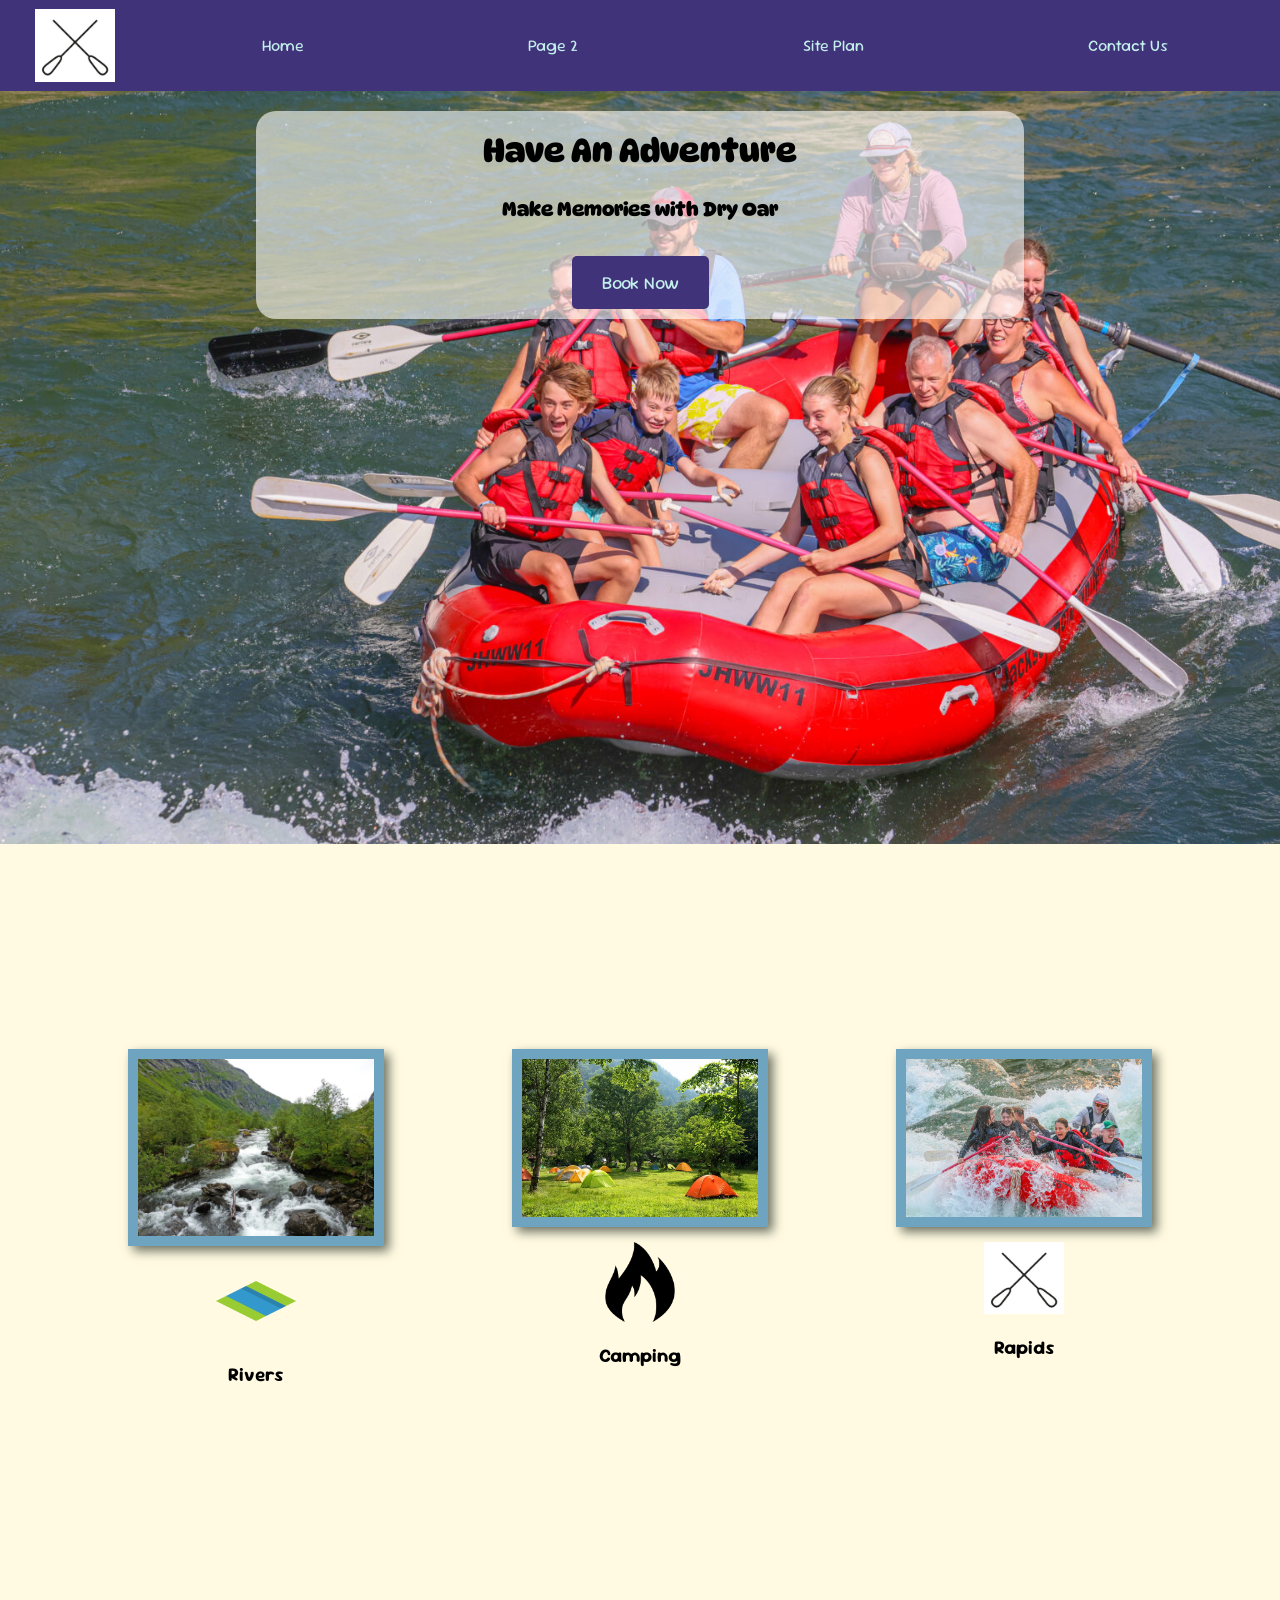
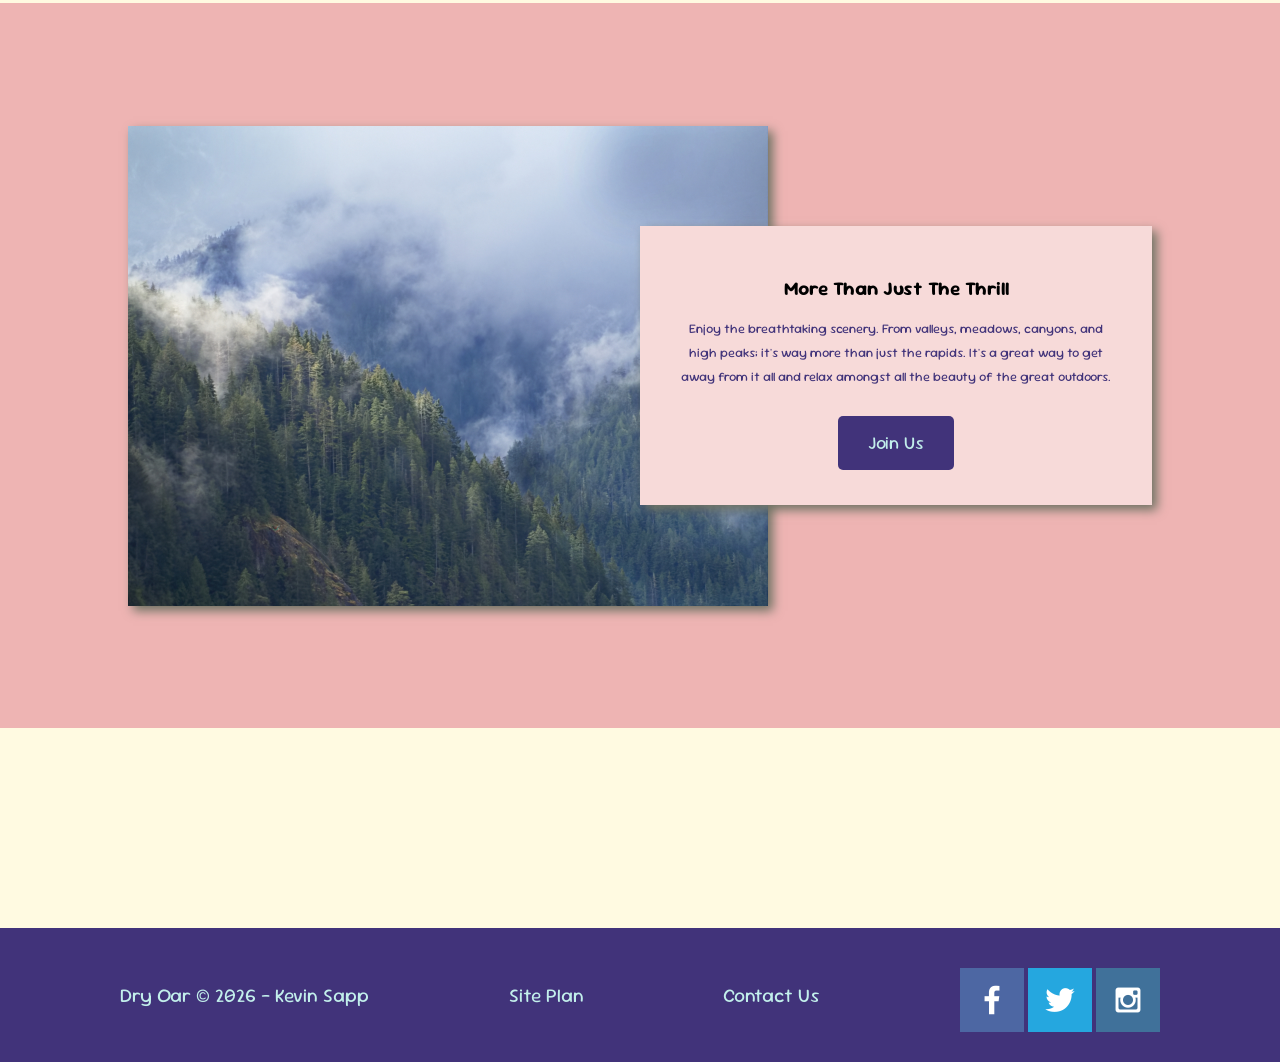
<file: wwr/index.html>
<!DOCTYPE html>
<html lang="en">
<head>
    <meta charset="UTF-8">
    <meta name="viewport" content="width=device-width, initial-scale=1.0">
    <title>Whitewater Rafting Vacations | Dry Oar Boating | Home </title>
    <link rel="stylesheet" href="styles/style.css">
</head>
<body>
<div id="content">
    <header>
        <a href="index.html" id="logo-link"><img src="images/oars.png" class="logo" alt="Dry Oar Logo"></a>
        <nav>
            <a href="index.html">Home</a>
            <a href="#">Page 2</a>
            <a href="site-plan-rafting.html">Site Plan</a>
            <a href="contactus.html">Contact Us</a>
        </nav>
    </header>
    <div id="hero">
        <div id="hero-box">
            <img id="hero-img" src="images/hero.jpg" alt="People enjoying white water rafting">
        </div>
        <section id="hero-msg">
            <h1 class="home-title">Have An Adventure</h1>
            <h2>Make Memories with Dry Oar </h2>
            <div class='button-box'>
                <a class='book' href="contactus.html">Book Now</a>
            </div>
        </section>
    </div>
    <main class="home-grid">
        <section class="rivers-card">
            <img class="card-img" src="images/river.jpg" width="500" alt="river in forest">
            <img class="icon" src="images/river_icon.webp" alt="river icon">
            <h2>Rivers</h2>
        </section>
        <section class="camping-card">
            <img class="card-img" src="images/camping.jpg"  width="500" alt="tent in mountains">
            <img class="icon" src="images/fire_icon.png" alt="fire icon">
            <h2>Camping</h2>
        </section>
        <section class="rapids-card">
            <img class="card-img" src="images/rapids.jpg" width="500" alt="rafting boat">
            <img class="icon" src="images/oars.png" alt="oars icon">
            <h2>Rapids</h2>
        </section>
        <div id="background"></div>
        <img class="mountains" src="images/mountains.jpg" width="500" alt="Misty mountains">
        <section class="msg">
            <h2>More Than Just The Thrill</h2>
            <p>Enjoy the breathtaking scenery. From valleys, meadows, canyons, and high peaks; it's way more than just the rapids. It's a great way to get away from it all and relax amongst all the beauty of the great outdoors. </p>
            <a class='join' href="rivers.html">Join Us</a>
        </section>
    </main>
    <footer>
        <p>Dry Oar &copy; 2026 - Kevin Sapp</p>
        <p><a href="site-plan-rafting.html">Site Plan</a></p>
        <p><a href="contactus.html">Contact Us</a></p>
        <div class="social">
            <a href="https://facebook.com" target="_blank">
                <img src="images/facebook.png" alt="fb icon">
            </a>
            <a href="https://twitter.com" target="_blank">
                <img src="images/twitter.png" alt="twitter icon">
            </a>
            <a href="https://instagram.com" target="_blank">
                <img src="images/instagram.png" alt="instagram icon">
            </a>
        </div>
    </footer>
</div>
</body>
</html>
</file>
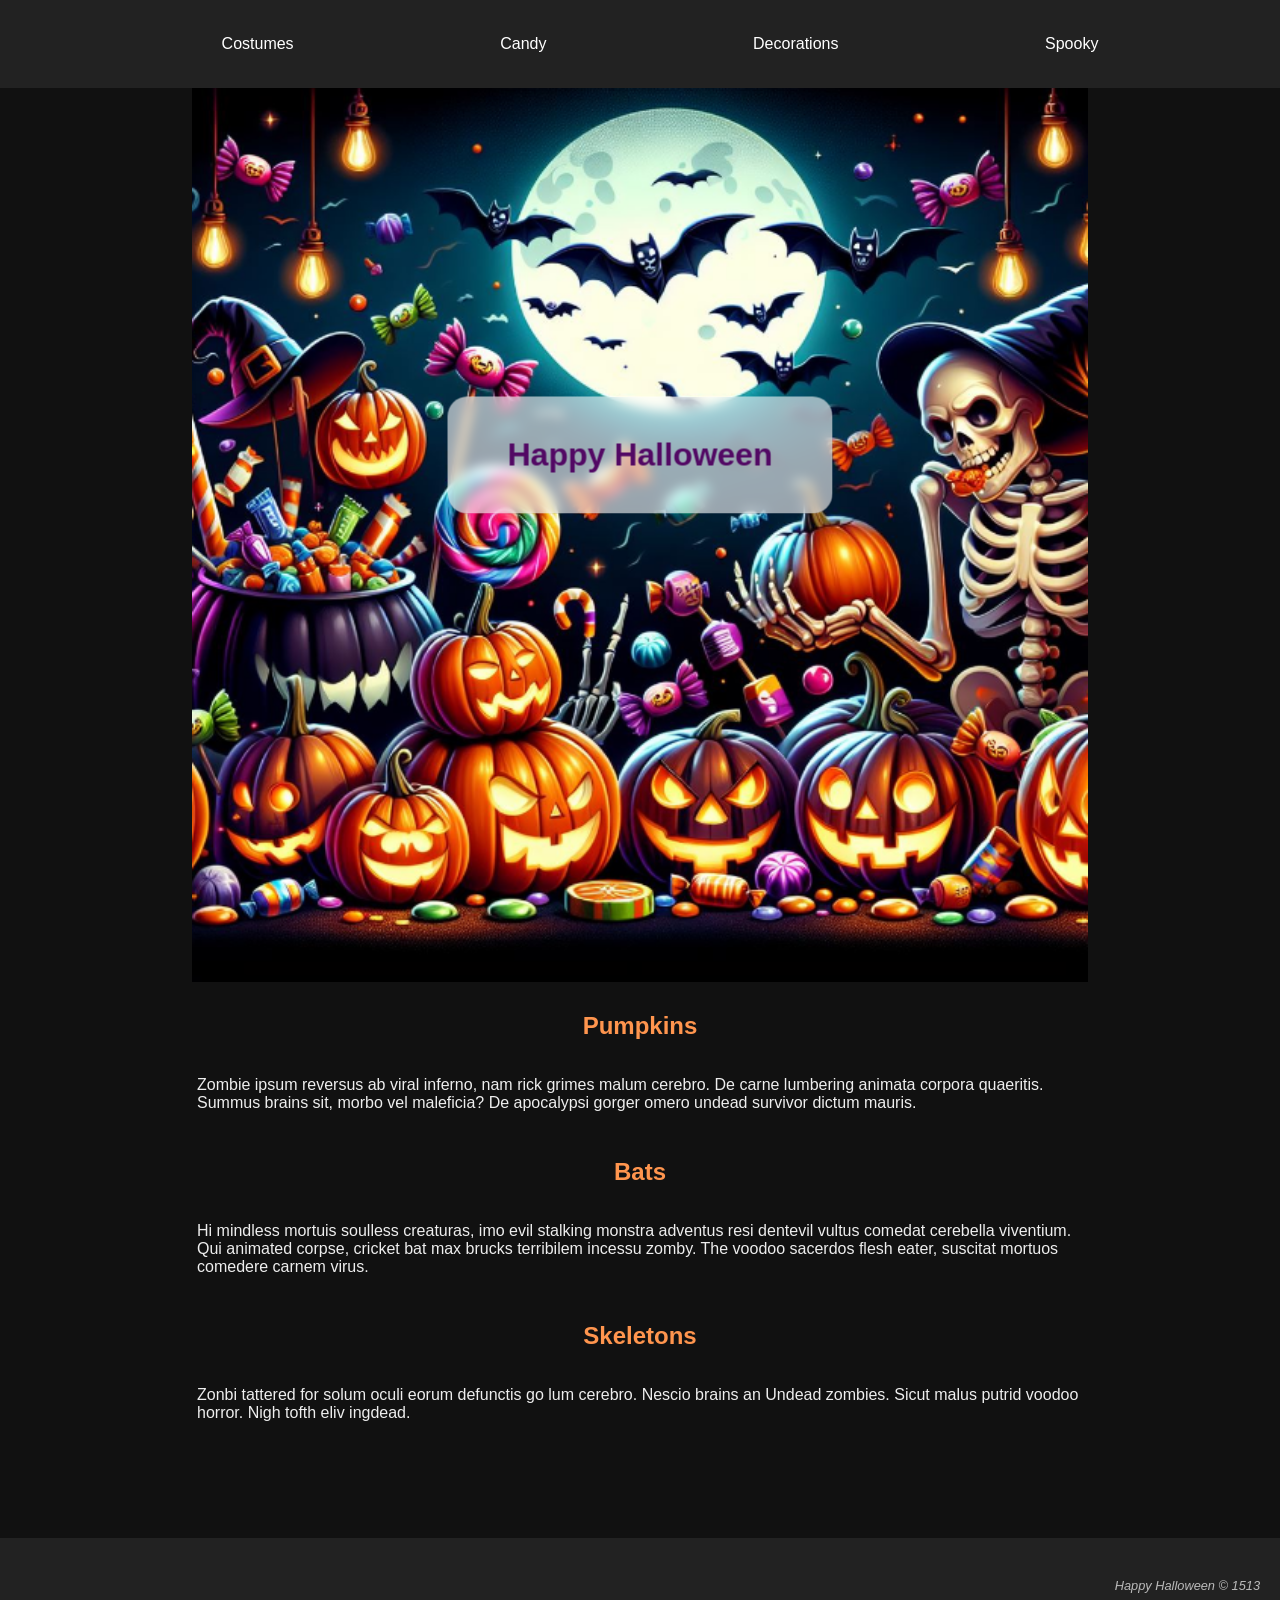
<file: ice/halloween/index.html>
<!-- For this activity you are not allowed to change
 the HTML code, only the CSS -->

<!DOCTYPE html>
<html lang="en">

<head>
    <meta charset="UTF-8">
    <meta name="viewport" content="width=device-width, initial-scale=1.0">
    <title>Happy Halloween! - Kevin Sapp</title>
    <link rel="stylesheet" href="styles/styles.css">
</head>

<body>
    <div id="wrapper">
        <header>
            <nav>
                <ul>
                    <li>Costumes</li>
                    <li>Candy</li>
                    <li>Decorations</li>
                    <li>Spooky</li>
                </ul>
            </nav>
        </header>
        <main>
            <h1>Happy Halloween</h1>
            <img src="images/halloween.png">
            <section>
                <h2>Pumpkins</h2>
                <p>Zombie ipsum reversus ab viral inferno, nam rick grimes
                    malum cerebro. De carne lumbering animata corpora quaeritis.
                    Summus brains sit​​, morbo vel maleficia? De apocalypsi gorger
                    omero undead survivor dictum mauris. </p>
            </section>
            <section>
                <h2>Bats</h2>
                <p>Hi mindless mortuis soulless
                    creaturas, imo evil stalking monstra adventus resi dentevil vultus
                    comedat cerebella viventium. Qui animated corpse, cricket bat max
                    brucks terribilem incessu zomby. The voodoo sacerdos flesh eater,
                    suscitat mortuos comedere carnem virus.</p>
            </section>
            <section>
                <h2>Skeletons</h2>
                <p>Zonbi tattered for solum oculi
                    eorum defunctis go lum cerebro. Nescio brains an Undead zombies. Sicut
                    malus putrid voodoo horror. Nigh tofth eliv ingdead.</p>
            </section>
        </main>
        <footer>
            Happy Halloween &copy; 1513
        </footer>
    </div>
</body>

</html>
</file>
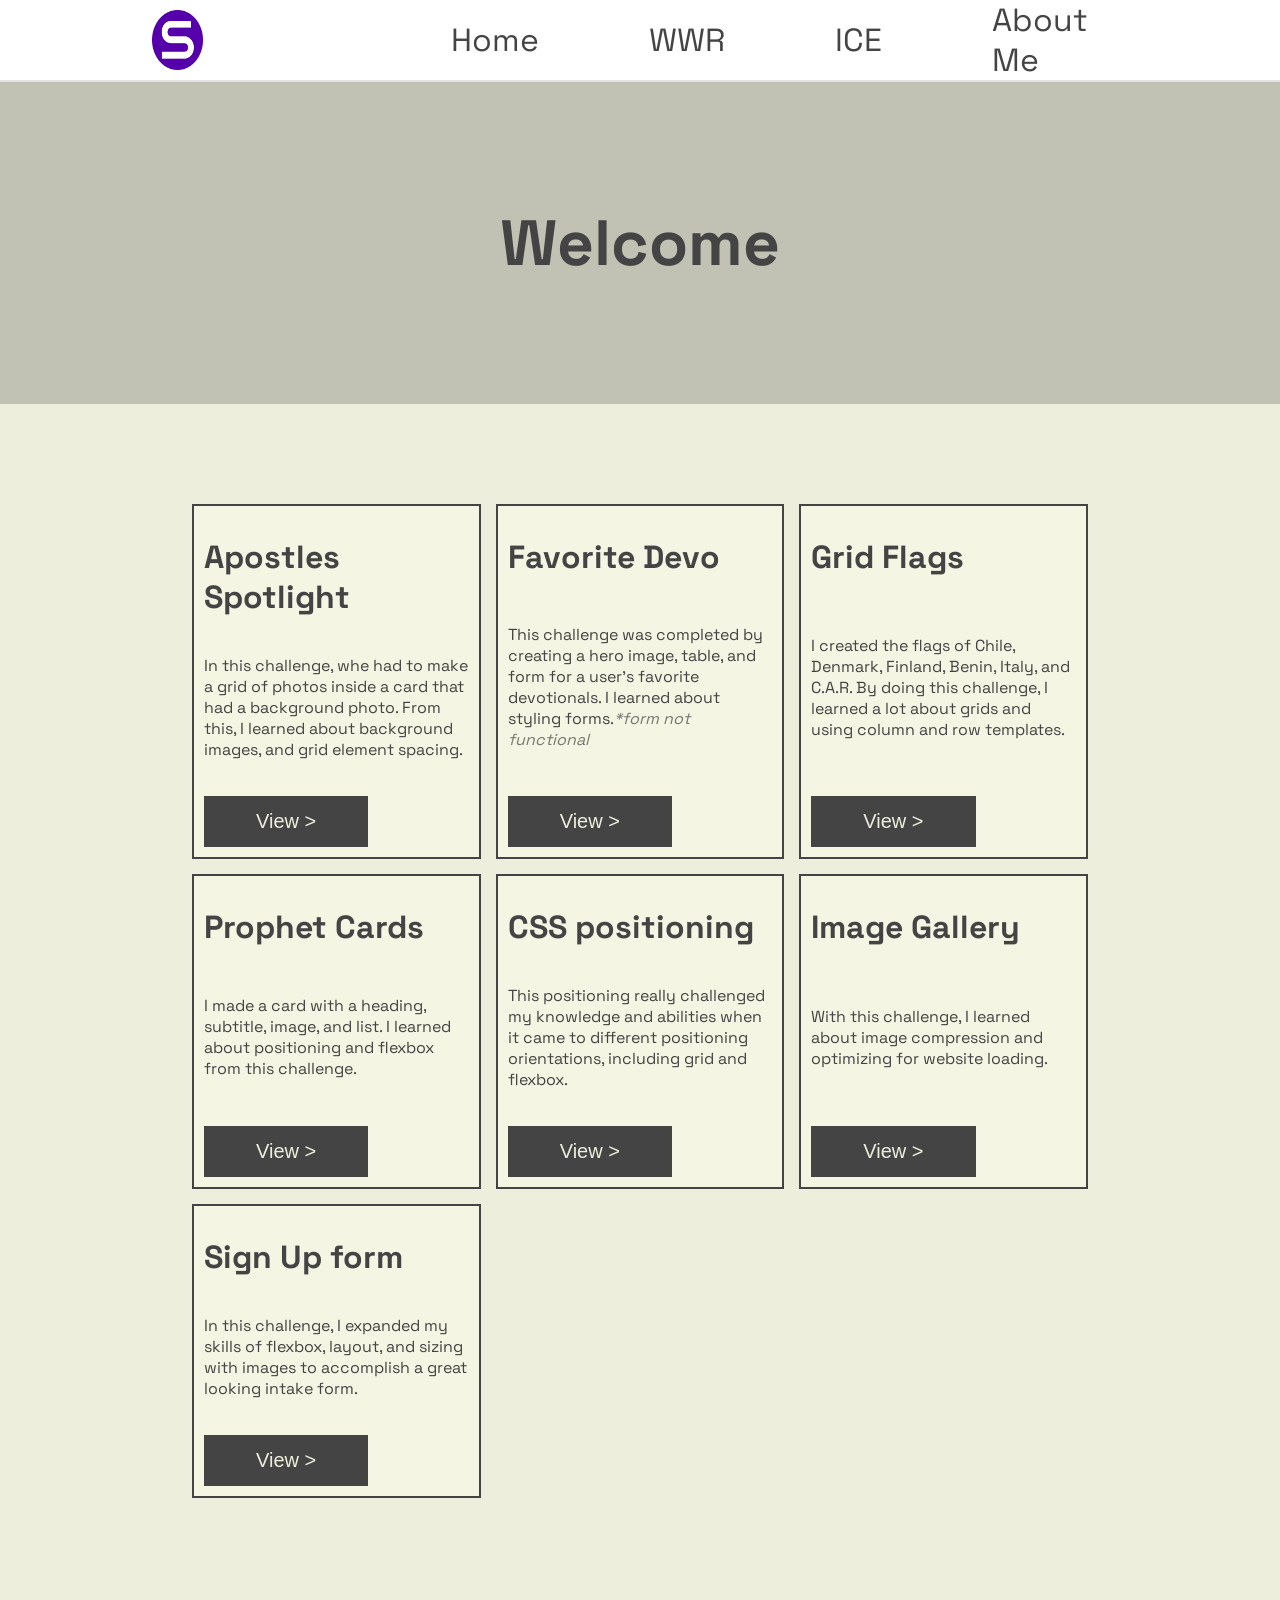
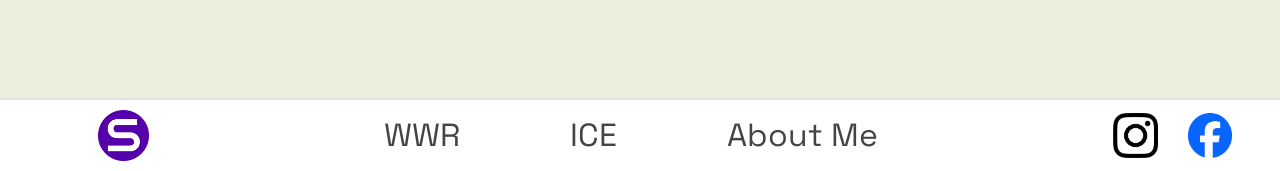
<file: ice.html>
<!doctype html>
<html lang="en">
<head>
	<meta charset="utf-8">
	<meta name="viewport" content="width=device-width, initial-scale=1">
	<link rel="icon" href="images/kevin-logo.png">
    <link rel="stylesheet" href="styles/styles.css">
    <link rel="preconnect" href="https://fonts.googleapis.com">
    <link rel="preconnect" href="https://fonts.gstatic.com" crossorigin>
    <link href="https://fonts.googleapis.com/css2?family=Economica:ital,wght@0,400;0,700;1,400;1,700&family=Space+Grotesk:wght@300..700&display=swap" rel="stylesheet">
	<title></title>
</head>
<body>
	<header>
        <img class="logo" src="images/kevin-logo.png">
        <nav>
            <a href="./index.html">Home</a>
            <a href="wwr/index.html">WWR</a>
            <a href="#">ICE</a>
            <a href="#about-me">About Me</a>
        </nav>
    </header>
    <h1 id="welcome">Welcome</h1>
	<main>
        <div class="grid-cols-3">
            <div class="card space-between">
                <h1>Apostles Spotlight</h1>
                <p>In this challenge, whe had to make a grid of photos inside a card that had a background photo. From this, I learned about background images, and grid element spacing.</p>
                <a target="_blank" href="ice/apostle_spotlight/apostles.html"><button>View ></button></a>
            </div>
            <div class="card space-between">
                <h1>Favorite Devo</h1>
                <p>This challenge was completed by creating a hero image, table, and form for a user's favorite devotionals. I learned about styling forms.<span class="italic o70">*form not functional</span></p>
                <a target="_blank" href="ice/favorite_devo/favdevo.html"><button>View ></button></a>
            </div>
            <div class="card space-between">
                <h1>Grid Flags</h1>
                <p>I created the flags of Chile, Denmark, Finland, Benin, Italy, and C.A.R. By doing this challenge, I learned a lot about grids and using column and row templates.</p>
                <a target="_blank" href="ice/grid_flags/flags.html"><button>View ></button></a>
            </div>
            <div class="card space-between">
                <h1>Prophet Cards</h1>
                <p>I made a card with a heading, subtitle, image, and list. I learned about positioning and flexbox from this challenge.</p>
                <a target="_blank" href="ice/prophet_cards/oaks.html"><button>View ></button></a>
            </div>
            <div class="card space-between">
                <h1>CSS positioning</h1>
                <p>This positioning really challenged my knowledge and abilities when it came to different positioning orientations, including grid and flexbox.</p>
                <a target="_blank" href="ice/positioning/positioning.html"><button>View ></button></a>
            </div>
            <div class="card space-between">
                <h1>Image Gallery</h1>
                <p>With this challenge, I learned about image compression and optimizing for website loading.</p>
                <a target="_blank" href="ice/gallery/gallery.html"><button>View ></button></a>
            </div>
            <div class="card space-between">
                <h1>Sign Up form</h1>
                <p>In this challenge, I expanded my skills of flexbox, layout, and sizing with images to accomplish a great looking intake form.</p>
                <a target="_blank" href="ice/signup/signup.html"><button>View ></button></a>
            </div>
        </div>
    </main>
	<footer class="flex">
        <img class="logo" src="images/kevin-logo.png">
        <div class="flex align-center">
            <a href="wwr/index.html">WWR</a>
            <a href="#ice">ICE</a>
            <a href="#about-me">About Me</a>
        </div>
        <div class="flex align-center logos">
            <img class="exlogo" src="images/instagram.png" alt="instagram">
            <img class="exlogo" src="images/facebook.png" alt="facebook">
        </div>
    </footer>
</body>
</html>
</file>
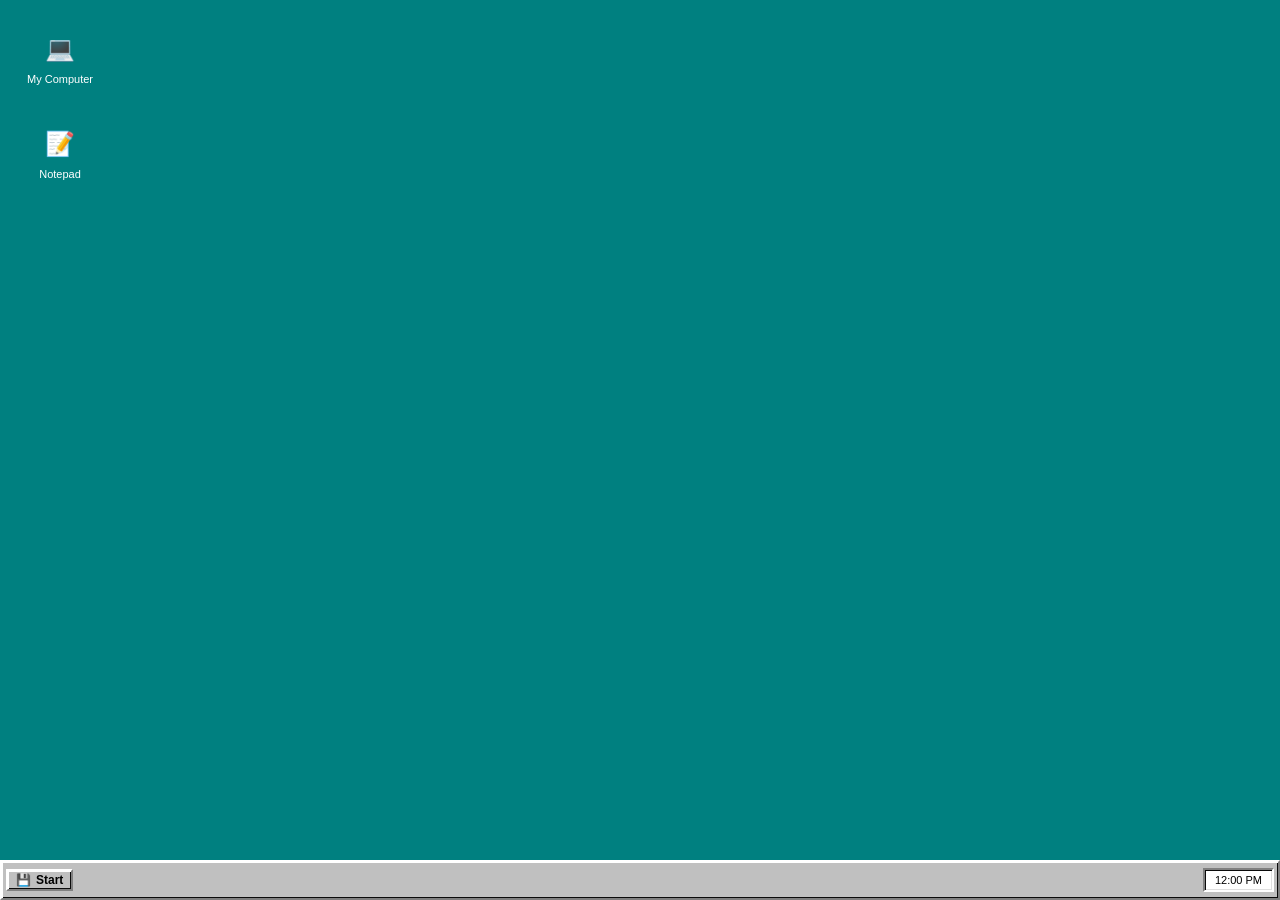
<file: personal-site.html>
<!DOCTYPE html>
<html lang="en">
<head>
  <meta charset="UTF-8">
  <meta name="viewport" content="width=device-width, initial-scale=1.0">
  <title>Retro OS Desktop</title>
  <style>
    /* Reset & Core Styling */
    * {
      box-sizing: border-box;
      margin: 0;
      padding: 0;
    }
    
    body {
      font-family: "MS Sans Serif", Tahoma, Arial, sans-serif;
      font-size: 12px;
      background-color: #008080; /* Classic Windows 95 Teal */
      color: #000;
      height: 100vh;
      overflow: hidden;
      position: relative;
      user-select: none;
    }

    /* --- THE CLASSIC RETRO 3D BEVEL BORDERS --- */
    
    /* Outset Border: Makes elements pop UP */
    .border-outset {
      border: 2px solid;
      border-color: #ffffff #808080 #808080 #ffffff;
      box-shadow: inset 1px 1px 0px #ffffff, inset -1px -1px 0px #0a0a0a;
      background-color: #c0c0c0;
    }

    /* Inset Border: Makes elements sink DOWN */
    .border-inset {
      border: 2px solid;
      border-color: #808080 #ffffff #ffffff #808080;
      box-shadow: inset 1px 1px 0px #0a0a0a, inset -1px -1px 0px #dfdfdf;
      background-color: #ffffff;
    }

    /* --- DESKTOP GRID LAYOUT --- */
    .desktop-grid {
      display: grid;
      grid-template-columns: repeat(auto-fill, 80px);
      grid-template-rows: repeat(auto-fill, 80px);
      grid-auto-flow: column;
      gap: 15px;
      padding: 20px;
      height: calc(100vh - 40px);
      width: 100%;
    }

    /* Desktop Icons */
    .desktop-icon {
      display: flex;
      flex-direction: column;
      align-items: center;
      justify-content: center;
      text-align: center;
      text-decoration: none;
      color: white;
      cursor: pointer;
    }

    .desktop-icon .icon-graphic {
      width: 32px;
      height: 32px;
      margin-bottom: 6px;
      display: flex;
      align-items: center;
      justify-content: center;
      font-size: 24px;
    }

    .desktop-icon span {
      font-size: 11px;
      padding: 2px 4px;
      word-break: break-word;
    }

    .desktop-icon:hover span {
      background-color: rgba(0, 0, 128, 0.5);
    }
    
    .desktop-icon:focus span {
      outline: 1px dotted #fff;
      background-color: #000080;
    }

    /* --- WINDOW MANAGEMENT ENGINE (:target) --- */
    .window {
      display: none;
      position: absolute;
      width: 450px;
      height: 320px;
      min-width: 250px;
      min-height: 150px;
      z-index: 10;
    }

    /* Pure CSS logic: URL hash matching renders window visible */
    .window:target {
      display: flex;
      flex-direction: column;
    }

    /* Window Positional Offsets */
    #win-computer { top: 10%; left: 20%; }
    #win-notepad  { top: 20%; left: 30%; }

    /* Window Header */
    .title-bar {
      background: linear-gradient(90deg, #000080, #1080d0);
      color: #ffffff;
      padding: 3px 5px 3px 8px;
      display: flex;
      align-items: center;
      justify-content: space-between;
      font-weight: bold;
    }

    .title-bar-text {
      display: flex;
      align-items: center;
      gap: 5px;
    }

    .title-bar-controls {
      display: flex;
      gap: 2px;
    }

    .win-btn {
      width: 16px;
      height: 14px;
      text-decoration: none;
      color: #000;
      font-weight: bold;
      font-size: 10px;
      line-height: 10px;
      display: flex;
      align-items: center;
      justify-content: center;
      cursor: pointer;
    }

    .win-btn:active {
      border-color: #808080 #ffffff #ffffff #808080;
      box-shadow: inset 1px 1px 0px #0a0a0a;
      padding: 1px 0px 0px 1px;
    }

    .window-body {
      flex: 1;
      padding: 10px;
      display: flex;
      flex-direction: column;
      overflow: auto;
    }

    .inner-canvas {
      flex: 1;
      overflow: auto;
      padding: 5px;
    }

    textarea.inner-canvas {
      font-family: "Courier New", monospace;
      font-size: 13px;
      resize: none;
      outline: none;
      width: 100%;
      height: 100%;
    }

    /* --- TASKBAR & START MENU ENGINE --- */
    .taskbar {
      position: fixed;
      bottom: 0;
      left: 0;
      width: 100%;
      height: 40px;
      z-index: 100;
      display: flex;
      align-items: center;
      padding: 2px 4px;
      gap: 5px;
    }

    #start-toggle {
      display: none;
    }

    .start-btn-label {
      display: flex;
      align-items: center;
      gap: 5px;
      padding: 2px 8px;
      font-weight: bold;
      cursor: pointer;
    }

    #start-toggle:checked + .start-btn-label {
      border-color: #808080 #ffffff #ffffff #808080;
      box-shadow: inset 1px 1px 0px #0a0a0a, inset -1px -1px 0px #dfdfdf;
      padding: 3px 7px 1px 9px;
    }

    .start-menu {
      display: none;
      position: absolute;
      bottom: 38px;
      left: 2px;
      width: 180px;
      z-index: 110;
    }

    #start-toggle:checked ~ .start-menu {
      display: block;
    }

    .start-menu-container {
      display: flex;
      min-height: 200px;
    }

    .start-menu-sidebar {
      background-color: #808080;
      color: #c0c0c0;
      width: 30px;
      writing-mode: vertical-lr;
      transform: rotate(180deg);
      display: flex;
      align-items: center;
      justify-content: flex-end;
      padding: 8px;
      font-weight: bold;
      font-size: 14px;
      letter-spacing: 1px;
    }

    .start-menu-sidebar span {
      color: #fff;
    }

    .start-menu-list {
      flex: 1;
      list-style: none;
      padding: 2px;
      display: flex;
      flex-direction: column;
    }

    .start-menu-item {
      display: flex;
      align-items: center;
      gap: 10px;
      padding: 6px 8px;
      text-decoration: none;
      color: #000;
      cursor: pointer;
    }

    .start-menu-item:hover {
      background-color: #000080;
      color: #ffffff;
    }

    .divider {
      height: 2px;
      border-top: 1px solid #808080;
      border-bottom: 1px solid #ffffff;
      margin: 4px 2px;
    }

    .sys-tray {
      margin-left: auto;
      padding: 4px 10px;
      font-size: 11px;
    }
  </style>
</head>
<body>

  <!-- ================= DESKTOP ICON LAYOUT ================= -->
  <div class="desktop-grid">
    
    <a href="#win-computer" class="desktop-icon">
      <div class="icon-graphic">💻</div>
      <span>My Computer</span>
    </a>

    <a href="#win-notepad" class="desktop-icon">
      <div class="icon-graphic">📝</div>
      <span>Notepad</span>
    </a>
    
  </div>

  <!-- ================= WINDOWS (TARGET DRIVEN) ================= -->

  <!-- Window 1: My Computer -->
  <div id="win-computer" class="window border-outset">
    <div class="title-bar">
      <div class="title-bar-text"><span>💻</span> My Computer</div>
      <div class="title-bar-controls">
        <button class="win-btn border-outset">- </button>
        <button class="win-btn border-outset">[ ]</button>
        <a href="#" class="win-btn border-outset">X</a>
      </div>
    </div>
    <div class="window-body">
      <p style="margin-bottom: 10px;">Select an item to view its description.</p>
      <div class="inner-canvas border-inset" style="background: white; min-height: 120px; padding: 10px;">
        <p class="start-menu-item">📁 3½ Floppy (A:)</p>
        <p class="start-menu-item">📁 Hard Disk (C:)</p>
        <p class="start-menu-item">💿 Audio CD (D:)</p>
        <p class="start-menu-item">⚙️ Control Panel</p>
      </div>
    </div>
  </div>

  <!-- Window 2: Notepad -->
  <div id="win-notepad" class="window border-outset">
    <div class="title-bar">
      <div class="title-bar-text"><span>📝</span> Untitled - Notepad</div>
      <div class="title-bar-controls">
        <button class="win-btn border-outset">-</button>
        <button class="win-btn border-outset">[ ]</button>
        <a href="#" class="win-btn border-outset">X</a>
      </div>
    </div>
    <div class="window-body">
      <textarea class="inner-canvas border-inset" placeholder="Type your text note here..."></textarea>
    </div>
  </div>

  <!-- ================= THE TASKBAR & START MENU (CHECKBOX DRIVEN) ================= -->
  <div class="taskbar border-outset">
    
    <!-- Checkbox state control anchor -->
    <input type="checkbox" id="start-toggle">
    
    <!-- Target label matching checkbox ID -->
    <label for="start-toggle" class="start-btn-label border-outset">
      <span>💾</span> Start
    </label>

    <!-- Interactive Start Menu Component -->
    <div class="start-menu border-outset">
      <div class="start-menu-container">
        <div class="start-menu-sidebar">
          <span>Windows</span>95
        </div>
        <ul class="start-menu-list">
          <li><a href="#win-computer" class="start-menu-item"><span>💻</span> Programs</a></li>
          <li><a href="#win-notepad" class="start-menu-item"><span>📝</span> Documents</a></li>
          <li class="divider"></li>
          <li><a href="#" class="start-menu-item"><span>🔒</span> Log Off...</a></li>
        </ul>
      </div>
    </div>

    <!-- System Tray -->
    <div class="sys-tray border-inset">
      <span>12:00 PM</span>
    </div>

  </div>

</body>
</html>

<!-- Elevator pitch:

It will offer visitors an authentic, nostalgic Windows 95 desktop experience built entirely with pure HTML and CSS.
It will have classic 3D bevel borders, a functional Start menu, and interactive windows for apps like Notepad—all running 
seamlessly without external dependencies. By leveraging clever CSS target selectors and state hacks, it will showcase a clean,
creative approach to UI design that turns web browsing into a memorable interactive experience. It will provide an engaging,
tactile interface that proves just how expressive native web tools can be. Would you like to see how it opens and functions? -->
</file>
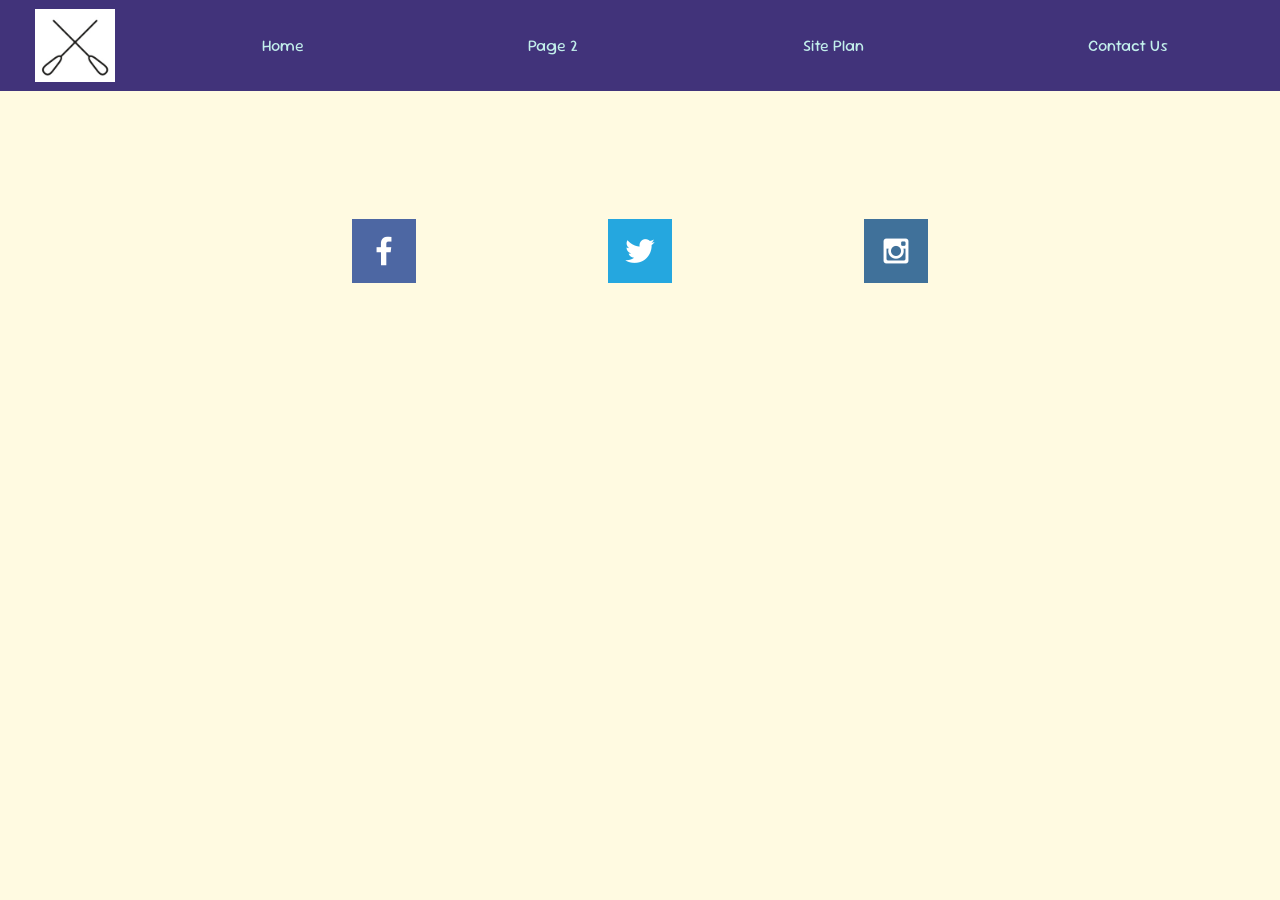
<file: wwr/contactus.html>
<!DOCTYPE html>
<html lang="en">
<head>
    <meta charset="UTF-8">
    <meta name="viewport" content="width=device-width, initial-scale=1.0">
    <title>Whitewater Rafting Vacations | Dry Oar Boating | Home </title>
    <link rel="stylesheet" href="styles/style.css">
</head>
<body>
<div id="content">
    <header>
        <a href="index.html" id="logo-link"><img src="images/oars.png" class="logo" alt="Dry Oar Logo"></a>
        <nav>
            <a href="index.html">Home</a>
            <a href="#">Page 2</a>
            <a href="site-plan-rafting.html">Site Plan</a>
            <a href="contactus.html">Contact Us</a>
        </nav>
    </header>
    <div class="social" style="display:flex; padding:10vw 20vw; margin: auto; justify-content: space-around;">
            <a href="https://facebook.com" target="_blank">
                <img src="images/facebook.png" alt="fb icon">
            </a>
            <a href="https://twitter.com" target="_blank">
                <img src="images/twitter.png" alt="twitter icon">
            </a>
            <a href="https://instagram.com" target="_blank">
                <img src="images/instagram.png" alt="instagram icon">
            </a>
    </div>
</div>
</body>
</html>
</file>
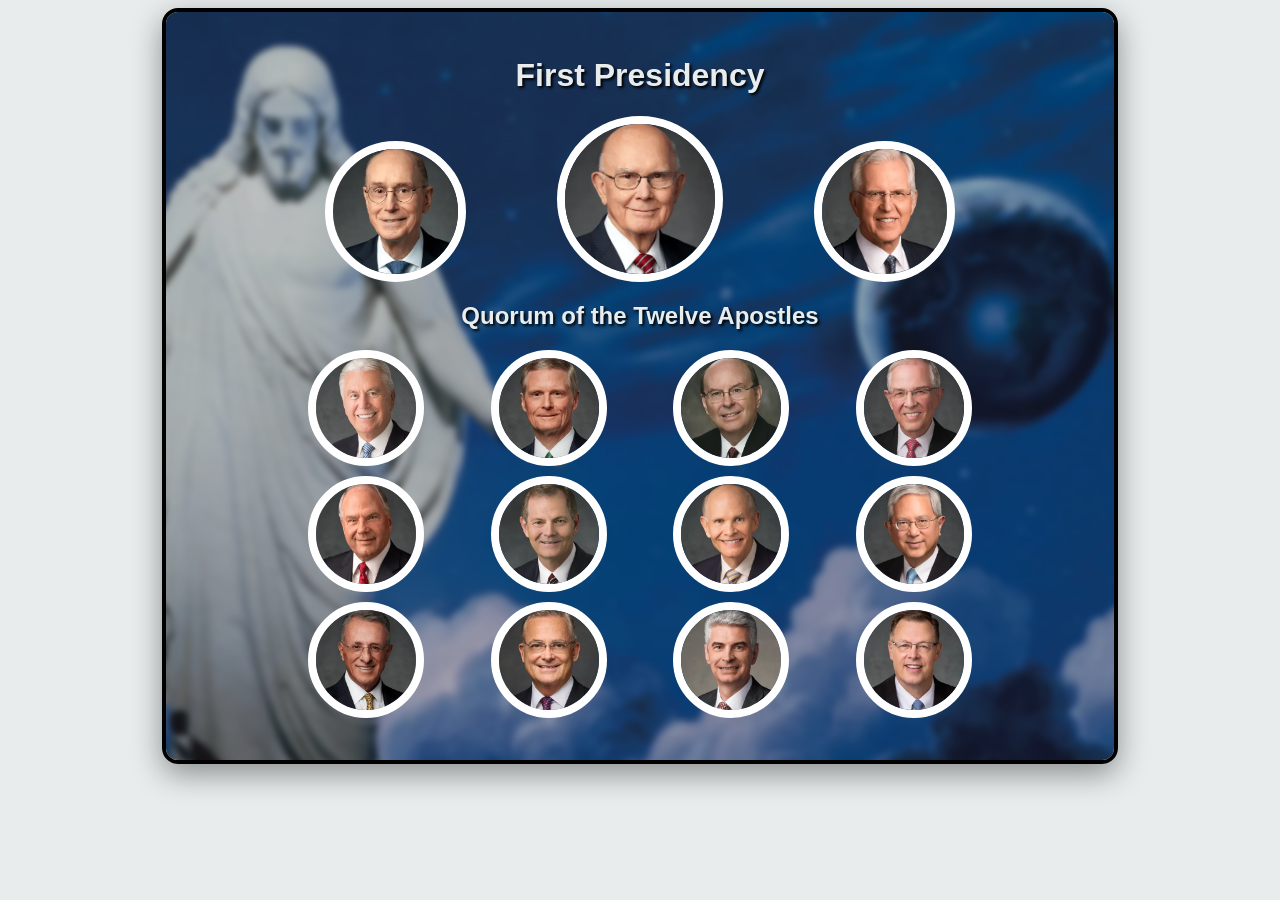
<file: ice/apostle_spotlight/apostles.html>
<!DOCTYPE html>
<html lang="en">
<head>
    <meta charset="UTF-8">
    <meta name="viewport" content="width=device-width, initial-scale=1.0">
    <title>Apostles Spotlights</title>
    <style>
        body {
            background-color: #e8eced;
            color: #e8eced;
            font-family: Arial, Helvetica, sans-serif;
            display: flex;
            justify-content: center;
            align-content:center;
        }
        .card {
            position: relative;
            width: 900px;
            height: 700px;
            border-radius: 16px;
            overflow: hidden;
            box-shadow: 0 10px 30px rgba(0, 0, 0, 0.4);
            
            display: flex;
            justify-content: center; 
            padding: 24px;
            border: 4px solid black;
        }
        .card::before {
            content: "";
            position: absolute;
            top: 0;
            left: 0;
            width: 100%;
            height: 100%;
            
            background-image: url('images/christus.webp');
            background-size: cover;
            background-position: center;
            filter: blur(3px) brightness(0.8); 
            transform: scale(1.1); 
            z-index: 1;
        }
        .card-content {
            position: relative;
            width:80%;
            z-index: 2;
        }
        h1, h2 {
            text-align: center;
            text-shadow: 2px 2px 3px black;
        }
        .grid-3 {
            display:flex;
            justify-content: space-around;
            align-items: flex-end;
        }
        .apostle {
            border: 8px solid white;
            border-radius: 100%;
            object-fit: cover;
            aspect-ratio: 1/1;
            width:100px;
            height:100px;
            align-self: center;
            justify-self: center;
        }
        .apostle:hover {
            border-color:#eeeeeeaa;
            filter:brightness(0.8);
        }
        .first-pres {
            width:125px;
            height:125px;
            align-self: flex-end;
        }
        .pres {
            width:150px;
            height:150px;
        }
        .grid-44 {
            display:grid;
            grid-template-columns: repeat(4, 1fr);
            gap:10px
        }
    </style>
</head>
<body>
    <!-- Insert HTML elements here -->
     <div class="card">
        <div class="card-content">
            <h1>First Presidency</h1>
            <div class="grid-3">
                <img src="images/eyring.webp" class="apostle first-pres">
                <img src="images/oaks.webp" class="apostle first-pres pres">
                <img src="images/christofferson.webp" class="apostle first-pres">
            </div>
            <h2>Quorum of the Twelve Apostles</h2>
            <div class="grid-44">
                <img src="images/uchtdorf.webp" class="apostle">
                <img src="images/bednar.webp" class="apostle">
                <img src="images/cook.webp" class="apostle">
                <img src="images/anderson.webp" class="apostle">

                <img src="images/rasband.webp" class="apostle">
                <img src="images/stevenson.webp" class="apostle">
                <img src="images/renlund.webp" class="apostle">
                <img src="images/gong.webp" class="apostle">
                
                <img src="images/soares.webp" class="apostle">
                <img src="images/kearon.webp" class="apostle">
                <img src="images/causse.webp" class="apostle">
                <img src="images/gilbert.webp" class="apostle">
            </div>
        </div>
     </div>
</body>
</html>
</file>
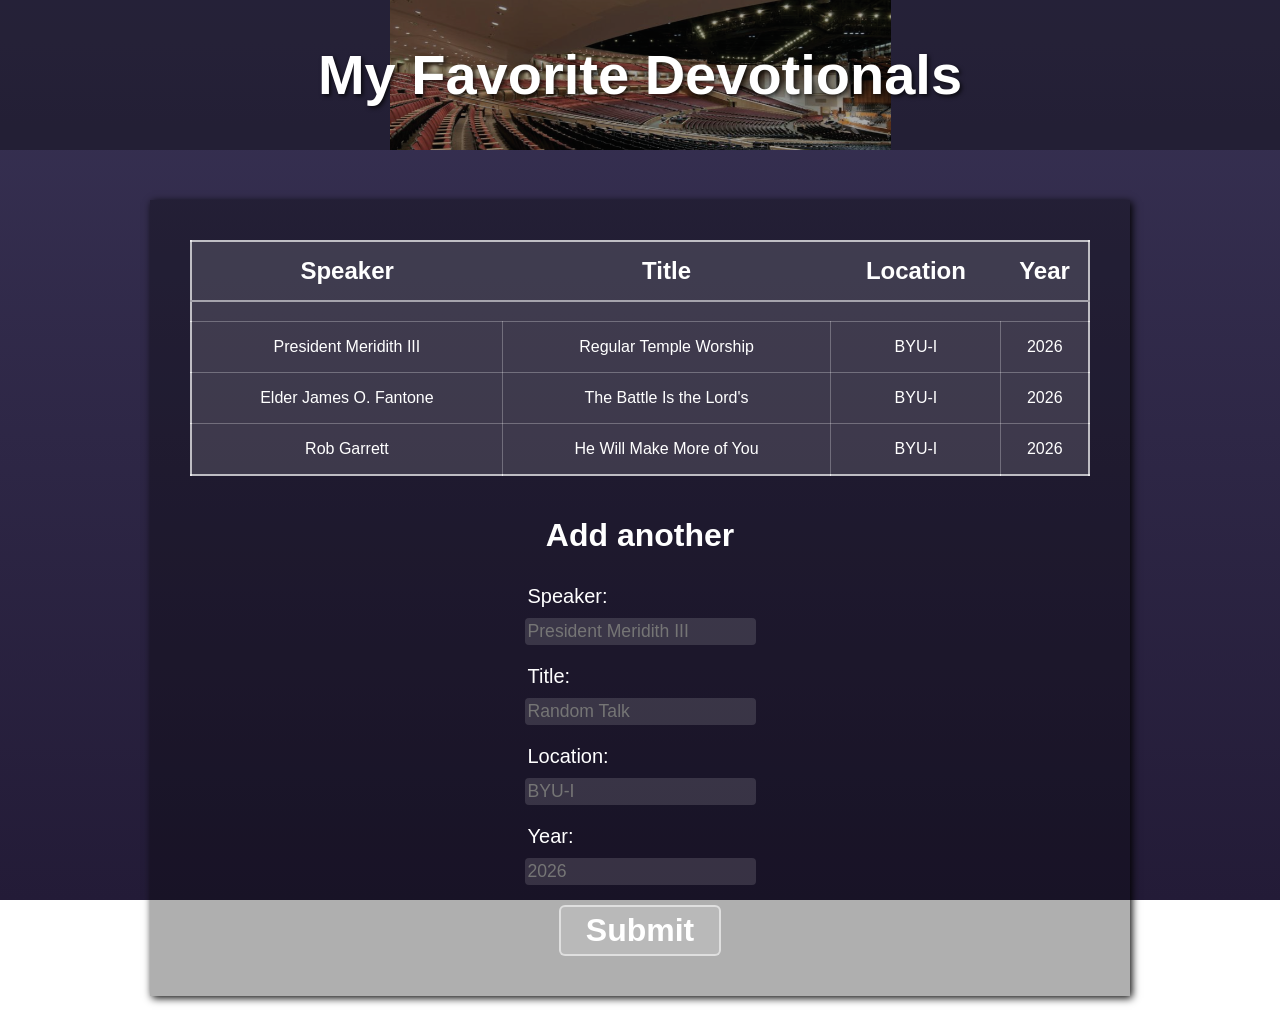
<file: ice/favorite_devo/favdevo.html>
<!DOCTYPE html>
<html lang="en">
<head>
  <meta charset="UTF-8" />
  <meta name="viewport" content="width=device-width, initial-scale=1.0"/>
  <title>My Favorite Devotionals</title>
  <link rel="stylesheet" href="styles/styles.css" />
</head>
<body>
  <div class="container">
    <header class="header">
      <div class="header-image">
        <h1>My Favorite Devotionals</h1>
      </div>
    </header>
    <main>
      <div class="content-box">
         <table>
            <tr>
              <th>Speaker</th>
              <th>Title</th>
              <th>Location</th>
              <th>Year</th>
            </tr>
            <tr style="height: 20px;"><td colspan="4" class="spacer"></td></tr> 
            <tr>
              <td>President Meridith III</td>
              <td>Regular Temple Worship</td>
              <td>BYU-I</td>
              <td>2026</td>
            </tr>
            <tr>
              <td>Elder James O. Fantone</td>
              <td>The Battle Is the Lord's</td>
              <td>BYU-I</td>
              <td>2026</td>
            </tr>
            <tr>
              <td>Rob Garrett</td>
              <td>He Will Make More of You</td>
              <td>BYU-I</td>
              <td>2026</td>
            </tr>
         </table>
         <form>
          <h1>Add another</h1>
          <label>Speaker:</label>
          <input id="speaker_input" type="text" placeholder="President Meridith III">
          <label>Title:</label>
          <input id="speaker_input" type="text" placeholder="Random Talk">
          <label>Location:</label>
          <input id="speaker_input" type="text" placeholder="BYU-I">
          <label>Year:</label>
          <input id="speaker_input" type="text" placeholder="2026">
          <button type="submit">Submit</button>
         </form>
      </div>
    </main>
  </div>
</body>
</html>
</file>
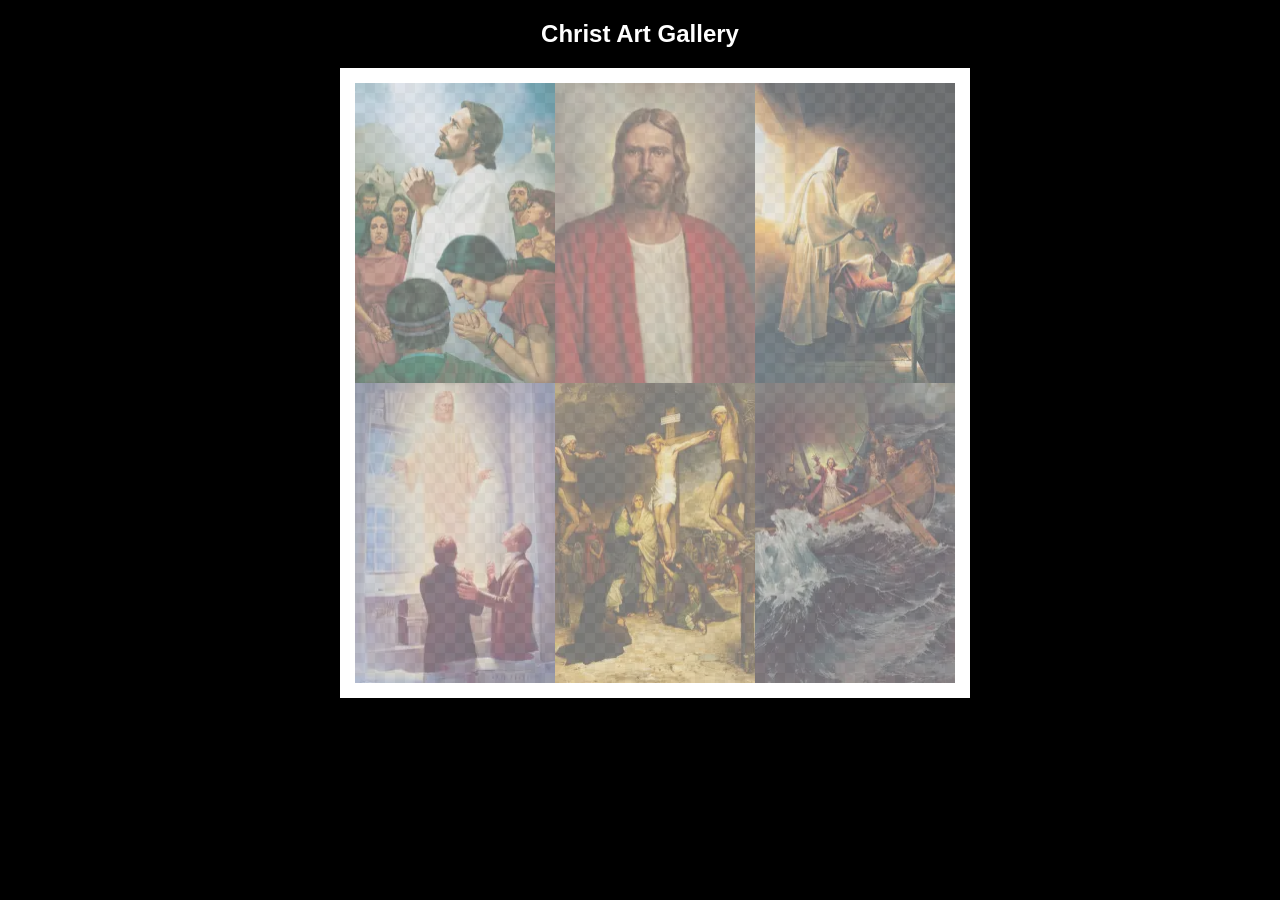
<file: ice/gallery/gallery.html>
<!DOCTYPE html>
<html lang="en">
<head>
    <meta charset="UTF-8">
    <meta name="viewport" content="width=device-width, initial-scale=1.0">
    <title>Images of Christ</title>
    <style>
        body {
            background: black;
        }
        #wrapper{
            width: 600px;
            margin: 0 auto;
        }
        nav {
            color: white;
            text-align: center;
            font-family: Haettenschweiler, 'Arial Narrow Bold', sans-serif;
        }
        #gallery{
            display: grid;
            grid-template-columns: 200px 200px 200px;
            border: 15px solid rgb(255, 255, 255);
            width: 100%;
            background-color: #ddd;
            background-image:
                linear-gradient(45deg, #ccc 26%, transparent 26%), 
                linear-gradient(135deg, #ccc 26%, transparent 26%),
                linear-gradient(45deg, transparent 75%, #ccc 75%),
                linear-gradient(135deg, transparent 75%, #ccc 75%);
            background-size: 20px 20px; /* Must be a square */
            background-position: 0 0, 10px 0, 10px -10px, 0px 10px; 
            
        }
        #gallery a {
            cursor: url('images/christus.webp'), pointer;
        }
        #gallery img {
            /* make a thumbnail of the image that is 200x300 
               instead of using width and height here to help the page load faster */
            width: 200px; 
            height: 300px;

            opacity:50%;
            display:block;
        }
        #gallery img:hover{
            opacity: 100%;
        }
    </style>
</head>
<body>
    <div id="wrapper">
        <nav>
            <h1>Christ Art Gallery</h1>
        </nav>
        <main>
            <div id="gallery">
                <a href="images/big/img1.webp"><img src="images/small/img1 (1).webp" alt="Christ praying with the Nephites" ></a>
                <a href="images/big/img2.webp"><img src="images/small/img2 (1).webp" alt="Jesus the Christ" ></a>
                <a href="images/big/img3.webp"><img src="images/small/img3 (1).webp" alt="Jesus Raising the Daughter of Jairus" ></a>
                <a href="images/big/img4.webp"><img src="images/small/img4 (1).webp" alt="The Lord Appears in the Kirtland Temple" ></a>
                <a href="images/big/img5.webp"><img src="images/small/img5 (1).webp" alt="Crucifixion of Jesus Christ" ></a>
                <a href="images/big/img6.webp"><img src="images/small/img6 (1).webp" alt="Jesus Calms the Storm" ></a>
            </div>
        </main>
    </div>
</body>
</html>
</file>
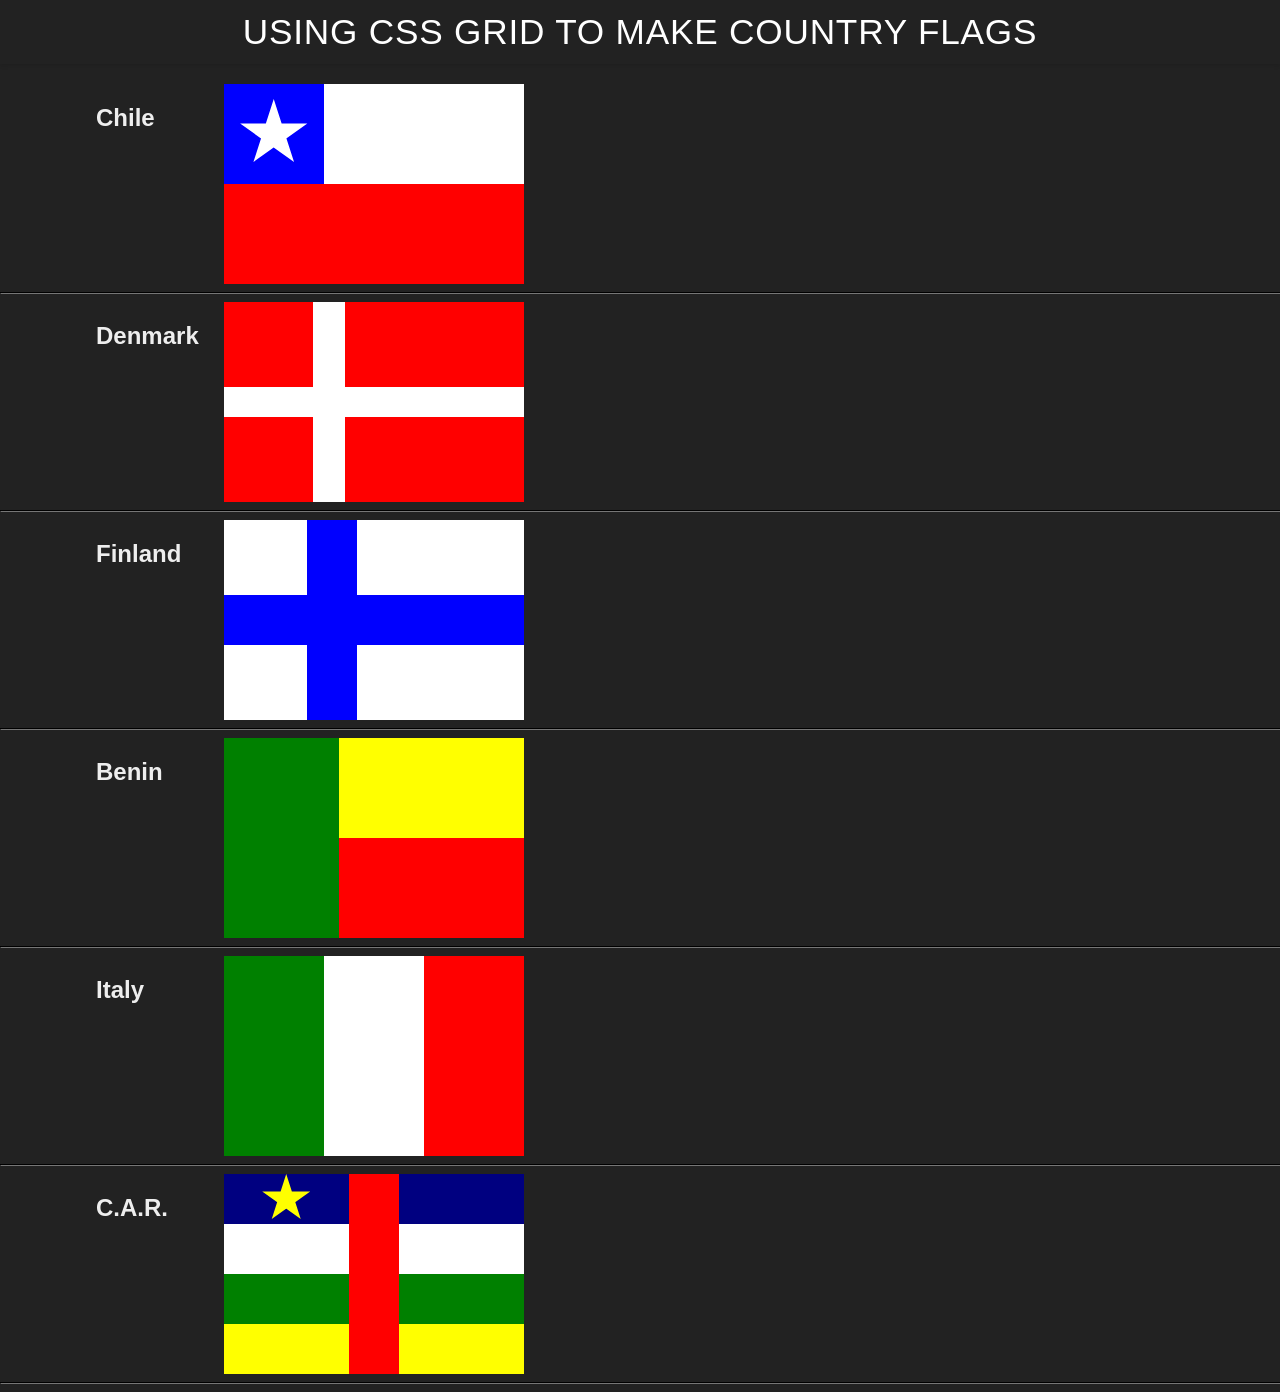
<file: ice/grid_flags/flags.html>
<!DOCTYPE html>
<html lang="en">

<head>
    <meta charset="UTF-8">
    <meta name="viewport" content="width=device-width, initial-scale=1.0">
    <title>Flag</title>
    <style>
        body {
            margin: 0;
            font-family: 'Helvetica Neue', sans-serif;
            background-color: #222;
            color:#eee;
        }

        header {
            background-color: #222;
            color: #fff;
            padding: 0.75rem 1.5rem;
            display: flex;
            align-items: center;
            justify-content: center;
            font-size: 1.1rem;
            letter-spacing: 0.05rem;
            text-transform: uppercase;
            box-shadow: 0 2px 4px rgba(0, 0, 0, 0.1);
        }

        header h1 {
            margin: 0;
            font-weight: 400;
        }
        main {
            display: grid;
            grid-template-columns: .1fr .1fr 1fr .1fr;
            margin-top: 20px;
        }
        hr {
            width: 100%;
            border-color:#222;
            grid-column: 1 / 5;
        }
        h2 {
            grid-column: 2/3;
            margin-right:25px;
        }

        #blue {
            background: blue;
            grid-column: 1 / 2;
            display: grid;
            align-items: center;
            justify-items: center;
        }

        #white {
            background: white;
            grid-column: 2 / 4;
        }

        #red {
            background: red;
            grid-column: 1 / 4;
        }

        #chile {
            display: grid;
            grid-template-columns: 1fr 1fr 1fr;
            grid-template-rows: 1fr 1fr;
            height: 200px;
            width: 300px;
        }
        .red {
            background-color:red;
        }
        .white {
            background-color:white;
        }
        .blue {
            background-color:blue;
        }
        .navy {
            background-color:navy;
        }
        .green {
            background-color:green;
        }
        .yellow {
            background-color:yellow;
        }

        .flag {
            display:grid;
            height:200px;
            width:300px;
        }
        #denmark{
            grid-template: 85px 30px 85px / 2fr 0.7fr 4fr;
        }
        #finland{
            grid-template: 75px 50px 75px / 2fr 1.2fr 4fr;
        }
        #benin{
            grid-template: 1fr 1fr / 1.25fr 2fr;
        }
        #italy{
            grid-template: 1fr / repeat(3,1fr);
        }
        #car{
            grid-template: repeat(4,1fr) / 1fr 0.4fr 1fr;
        }
        .w70 {
            width: 70px;
        }
        .scar{
            width:40%;
        }
        .flex {
            display:flex;
            justify-content: center;
        }
        .star {
            aspect-ratio: 1;
            clip-path: polygon(50% 0, 79% 90%, 2% 35%, 98% 35%, 21% 90%);
        }
    </style>
</head>

<body>
    <header>
        <h1>Using CSS Grid to make Country Flags</h1>
    </header>
    <main>
        <h2>Chile</h2>
        <div id="chile">
            <div id="blue">
                <div class="white star w70"></div>
            </div>
            <div id="white"></div>
            <div id="red"></div>
        </div>
        <hr>

        <h2>Denmark</h2>
        <div class='flag' id="denmark">
            <div class="red"></div>
            <div class="white"></div>
            <div class="red"></div>
            <div class="white"></div>
            <div class="white"></div>
            <div class="white"></div>
            <div class="red"></div>
            <div class="white"></div>
            <div class="red"></div>
        </div>
        <hr>

        <h2>Finland</h2>
        <div class='flag' id="finland">
            <div class="white"></div>
            <div class="blue"></div>
            <div class="white"></div>
            <div class="blue"></div>
            <div class="blue"></div>
            <div class="blue"></div>
            <div class="white"></div>
            <div class="blue"></div>
            <div class="white"></div>
        </div>
        <hr>
        
        <h2>Benin</h2>
        <div class='flag' id="benin">
            <div class="green"></div>
            <div class="yellow"></div>
            <div class="green"></div>
            <div class="red"></div>
        </div>
        <hr>
        
        <h2>Italy</h2>
        <div class='flag' id="italy">
            <div class="green"></div>
            <div class="white"></div>
            <div class="red"></div>
        </div>
        <hr>
        
        <h2>C.A.R.</h2>
        <div class='flag' id="car">
            <div class="navy flex">
                <div class="star yellow scar"></div>
            </div>
            <div class="red"></div>
            <div class="navy"></div>
            <div class="white"></div>
            <div class="red"></div>
            <div class="white"></div>
            <div class="green"></div>
            <div class="red"></div>
            <div class="green"></div>
            <div class="yellow"></div>
            <div class="red"></div>
            <div class="yellow"></div>
        </div>
        <hr>
    </main>
</body>

</html>
</file>
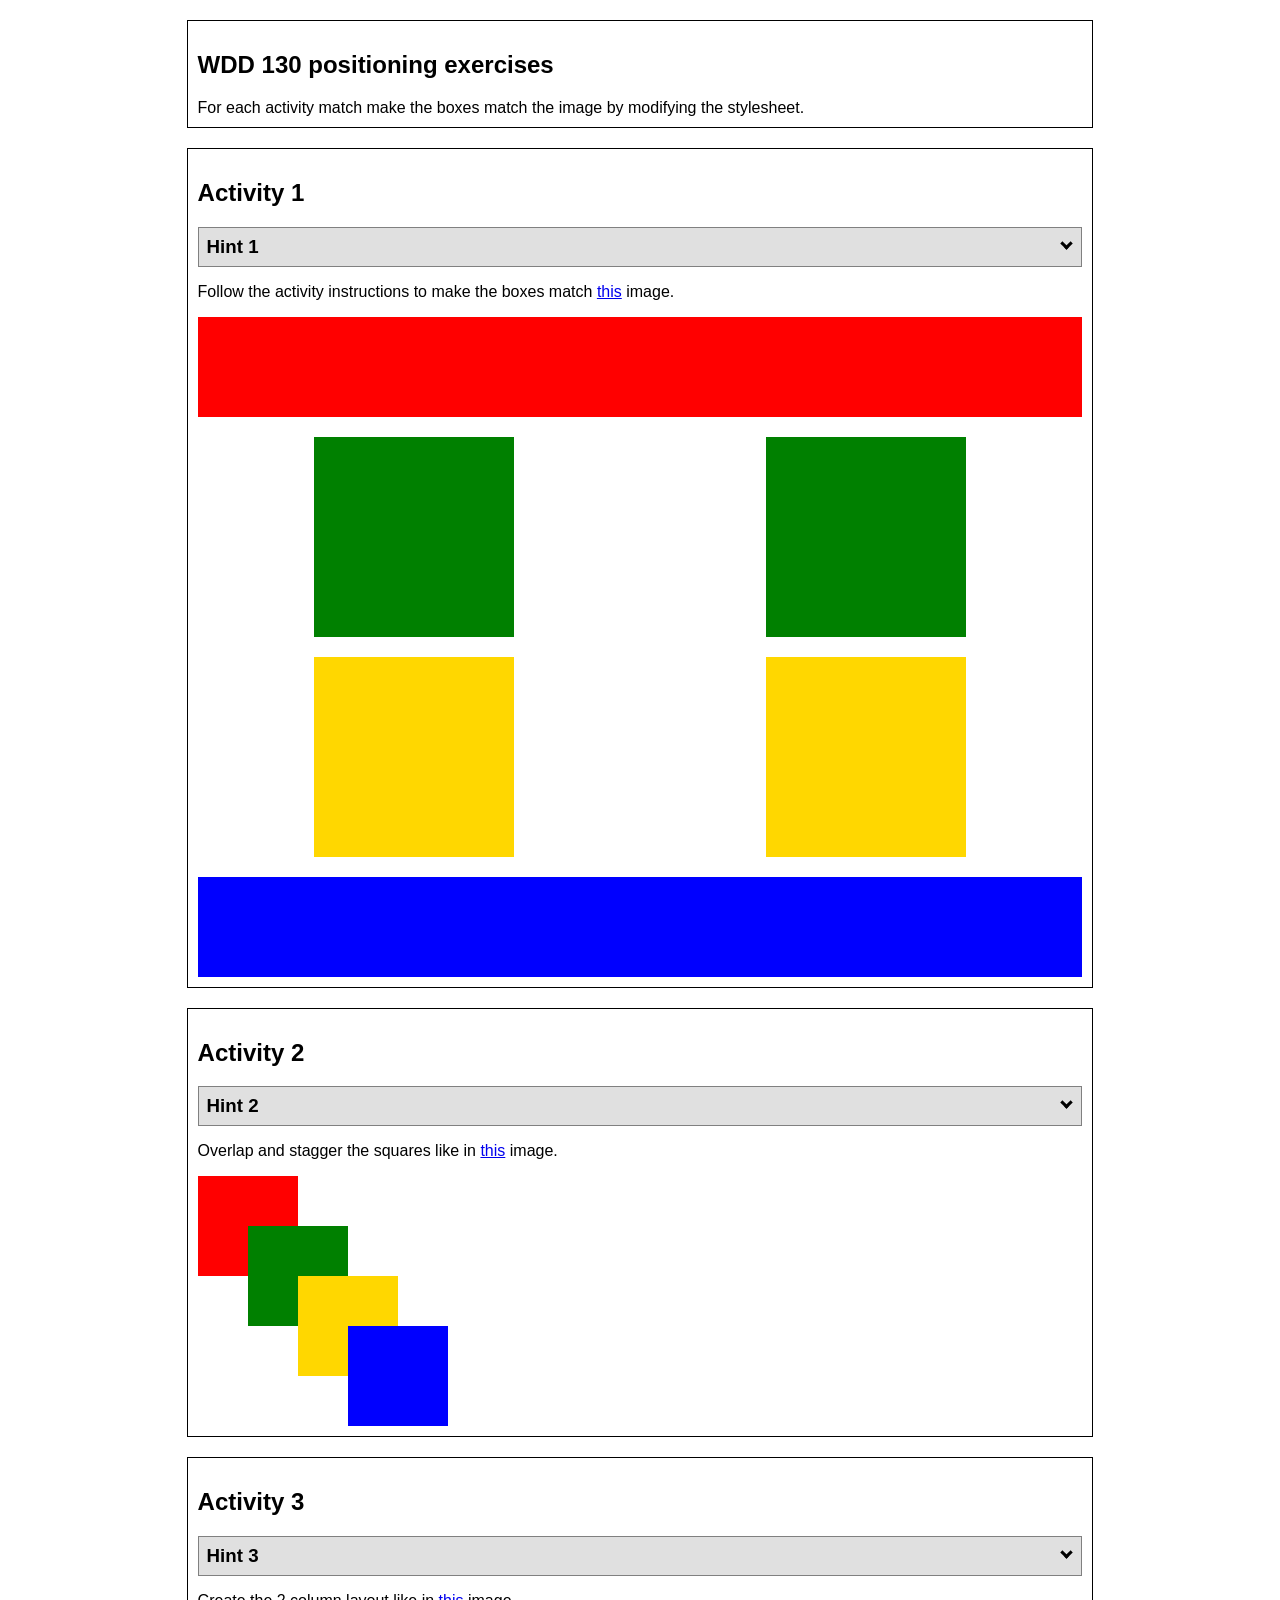
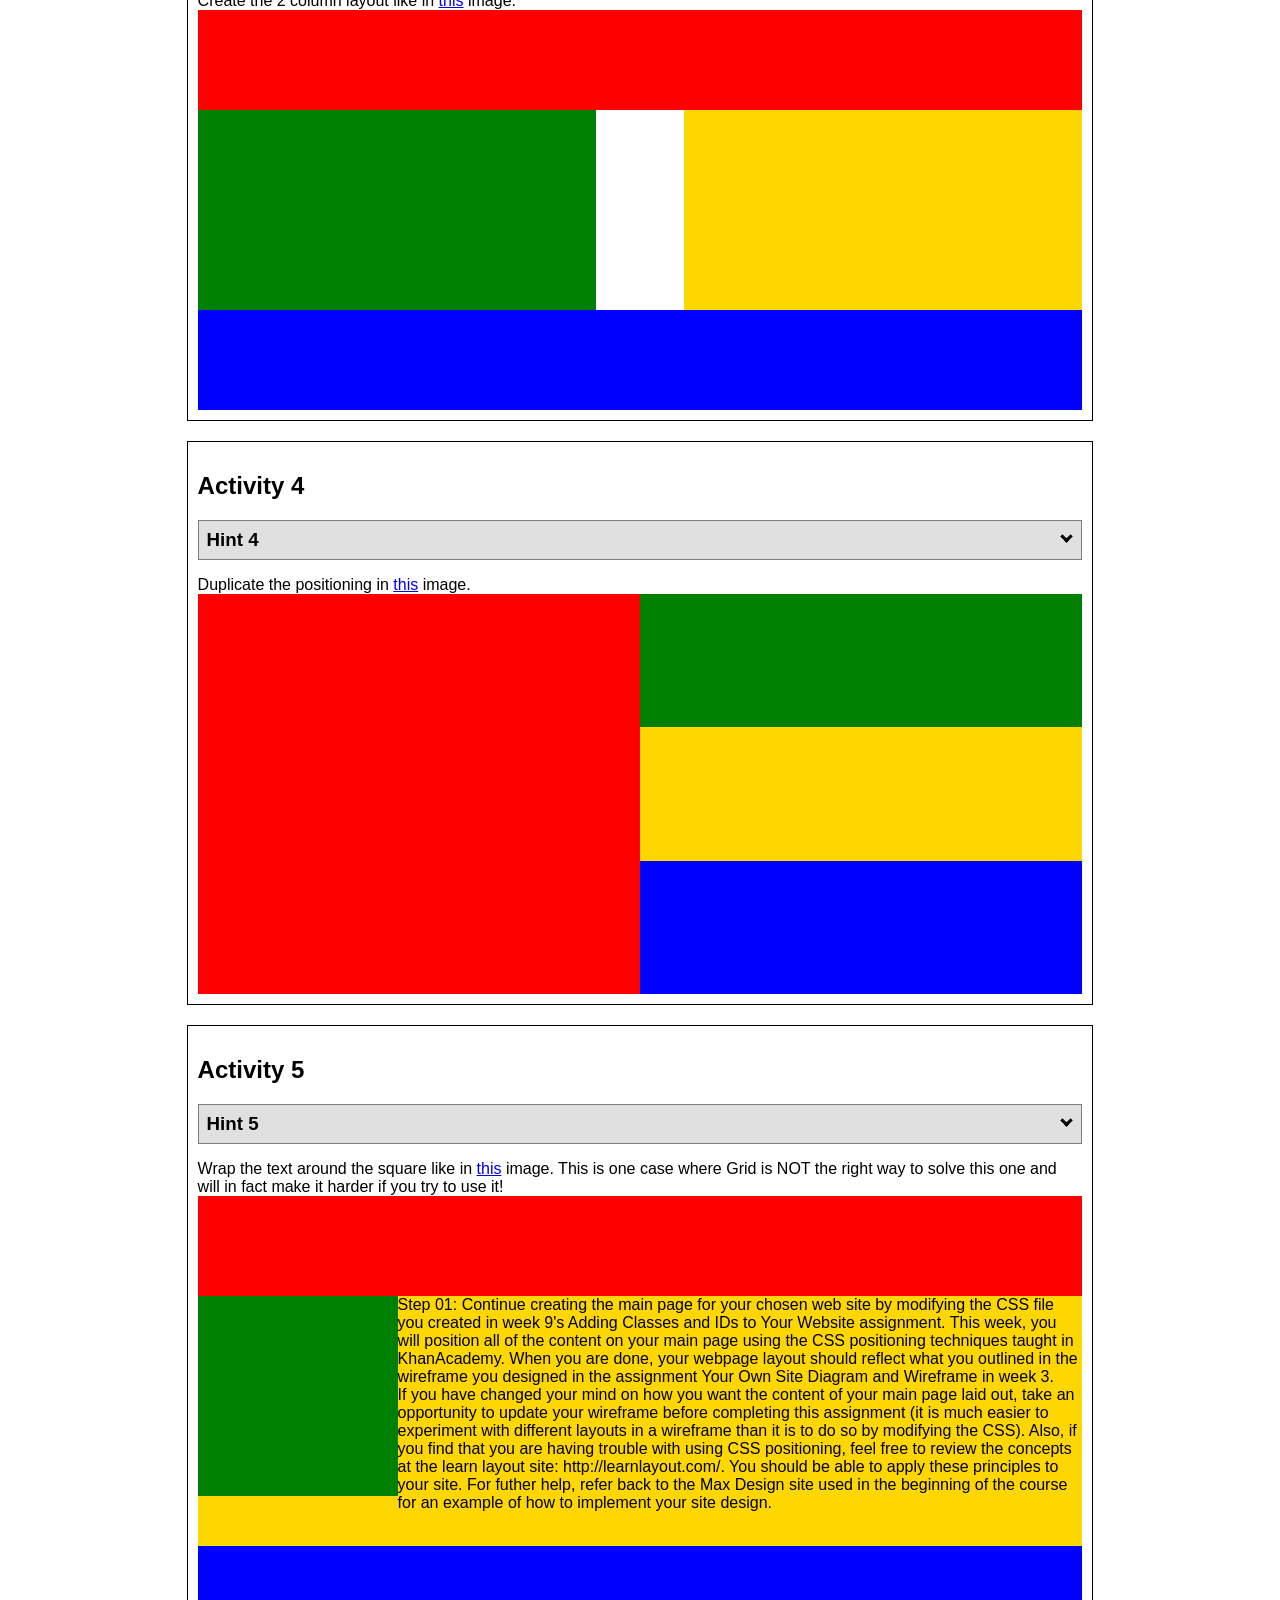
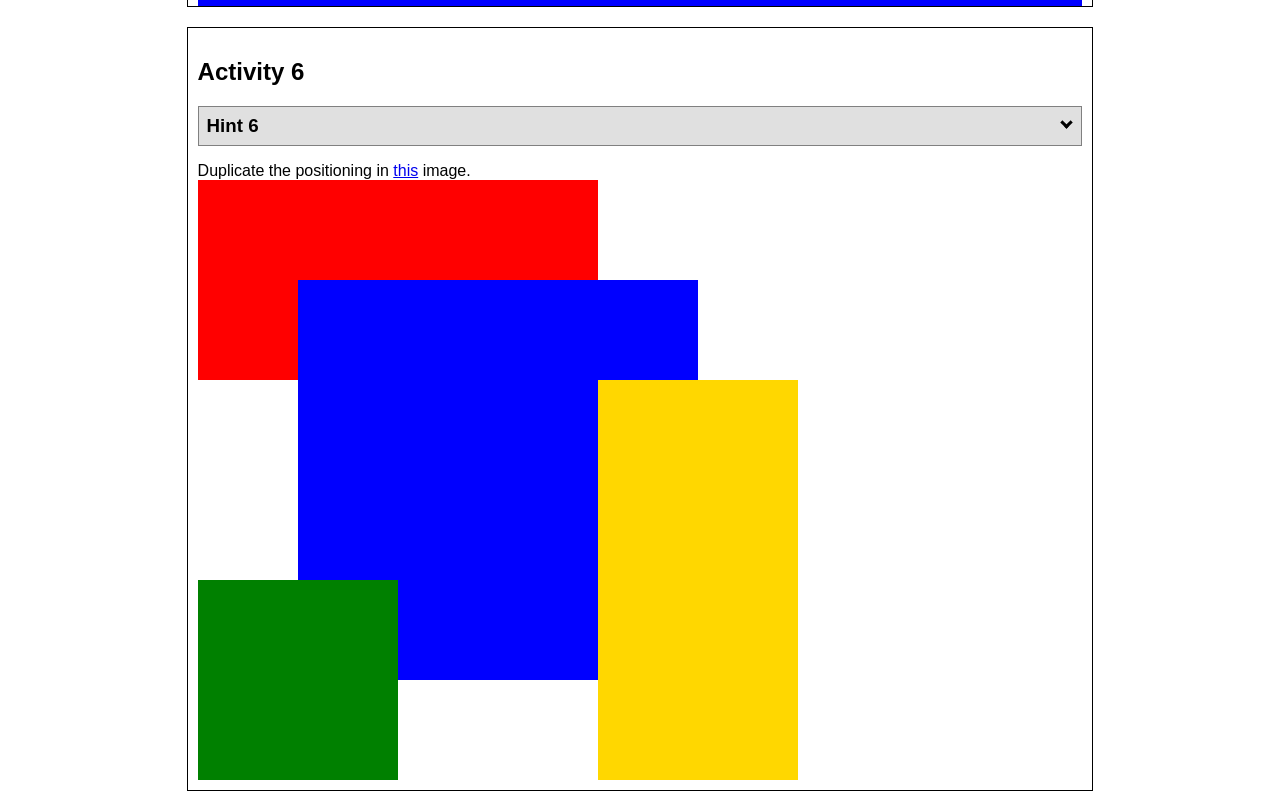
<file: ice/positioning/positioning.html>
<!DOCTYPE html>
<html lang="en">
  <head>
    <!-- HTML - Name: positioning.html -->
    <title>Positioning Activity</title>
    <link rel="stylesheet" type="text/css" href="positionstyles.css" />
  </head>
  <body>
    <div class="activity">
      <h2>WDD 130 positioning exercises</h2>
      For each activity match make the boxes match the image by modifying the stylesheet.</div>
    <div class="activity">
      <h2>Activity 1</h2>
      <section class="hint"><input type="checkbox" ><i></i> <h3>Hint 1</h3><div><p>Use the activity instructions for the firt activity</a></p></div></section>
      <p>Follow the activity instructions to make the boxes match  <a href="images/example1.png" target="_blank">this</a> image.</p>
      <div class="content1" >
        <div class="red1" ></div>
        <div class="green1" ></div>
        <div class="green1" ></div>
        <div class="yellow1"></div>
        <div class="yellow1"></div>
        <div class="blue1"></div>
      </div>
    </div>
    <div class="activity">
      <h2>Activity 2</h2>
      <section class="hint"><input type="checkbox" > <h3>Hint 2</h3><i></i><div>
      <ul>
      <li>grid-template-columns: 50px 50px 50px 50px 50px </li></ul></div></section>
      <p>Overlap and stagger the squares like in <a href="images/example2.png" target="_blank">this</a> image.</p>
      <div class="content2" >
        <div class="red2" ></div>
        <div class="green2" ></div>
        <div class="yellow2"></div>
        <div class="blue2"></div>
      </div>
    </div>
    <div class="activity">
      <h2>Activity 3</h2>
      <section class="hint"><input type="checkbox" > <h3>Hint 3</h3><i></i><div><p>This one is going to be best solved with CSS Grid. Remember to make the boxes the right width first...then start moving them around. </p><h4>Properties used:</h4><ul><li>display:grid;</li><li>grid-template-columns:</li><li>grid-column-gap:</li>
        <li>grid-column:</li>  </ul></div></section>
      Create the 2 column layout like in <a href="images/example3.png" target="_blank">this</a>  image.
      <div class="content3" >
        <div class="red3" ></div>
        <div class="green3" ></div>
        <div class="yellow3"></div>
        <div class="blue3"></div>
      </div>
    </div>
    <div class="activity">
      <h2>Activity 4</h2>
      <section class="hint"><input type="checkbox" > <h3>Hint 4</h3><i></i><div><p>For the others we have been primarily concerned with width. For this one you will need to adjust height as well. </p><h4>Properties used:</h4><ul><li>display:grid;</li><li>grid-template-columns:</li><li>grid-row:</li></ul></div></section>
      Duplicate the positioning in <a href="images/example4.png" target="_blank">this</a> image. 
      <div class="content4" >
        <div class="red4" ></div>
        <div class="green4" ></div>
        <div class="yellow4"></div>
        <div class="blue4"></div>
      </div>
    </div>

    <div class="activity">
      <h2>Activity 5</h2>
      <section class="hint"><input type="checkbox" > <h3>Hint 5</h3><i></i><div><p>Grid is <strong>not</strong> the right way to do this.  In fact there is only one way to really do that...and that is with float. Remember that we float the thing we want the text to wrap around.  Also remember to start by making all the shapes the right size and shape.</p><h4>Properties used:</h4><ul><li>float: left;</li></ul></div></section>
      Wrap the text around the square like in <a href="images/example5.png" target="_blank">this</a> image. This is one case where Grid is NOT the right way to solve this one and will in fact make it harder if you try to use it!
      <div class="content5" >
        <div class="red5" ></div>
        <div class="green5" ></div>
        <div class="yellow5">Step 01: Continue creating the main page for your chosen web site by modifying the CSS file you created in week 9's Adding Classes and IDs to Your Website assignment. This week, you will position all of the content on your main page using the CSS positioning techniques taught in KhanAcademy. When you are done, your webpage layout should reflect what you outlined in the wireframe you designed in the assignment Your Own Site Diagram and Wireframe in week 3. <br />
          If you have changed your mind on how you want the content of your main page laid out, take an opportunity to update your wireframe before completing this assignment (it is much easier to experiment with different layouts in a wireframe than it is to do so by modifying the CSS). Also, if you find that you are having trouble with using CSS positioning, feel free to review the concepts at the learn layout site: http://learnlayout.com/. You should be able to apply these principles to your site. For futher help, refer back to the Max Design site used in the beginning of the course for an example of how to implement your site design.</div>
        <div class="blue5"></div>
      </div>
    </div>
    <div class="activity">
      <h2>Activity 6</h2>
      <section class="hint"><input type="checkbox" > <h3>Hint 6</h3><i></i><div><p>This one is all about visualizing the grid behind the layout. If you are having a hard time doing that first: all the sizes are even multiples of 100, and second here is another example with the lines drawn: <a href="images/example6-hint.png" target="_blank">example 6 with lines</a>. For this one you will find it easiest if you use px for the column width. You can also use <kbd>z-index</kbd> to control the element layering.    </p><h4>Properties used:</h4><ul><li>display:grid;</li><li>grid-template-columns:</li><li>grid-column:</li><li>grid-row:</li><li><a href="https://www.w3schools.com/cssref/pr_pos_z-index.asp" target="_blank">z-index:</a></li></ul></div></section>
      Duplicate the positioning in <a href="images/example6.png" target="_blank">this</a> image.
      <div class="content6" >
        <div class="red6" ></div>
        <div class="green6" ></div>
        <div class="yellow6"></div>
        <div class="blue6"></div>
      </div>
    </div>
  </body>
</html>
</file>
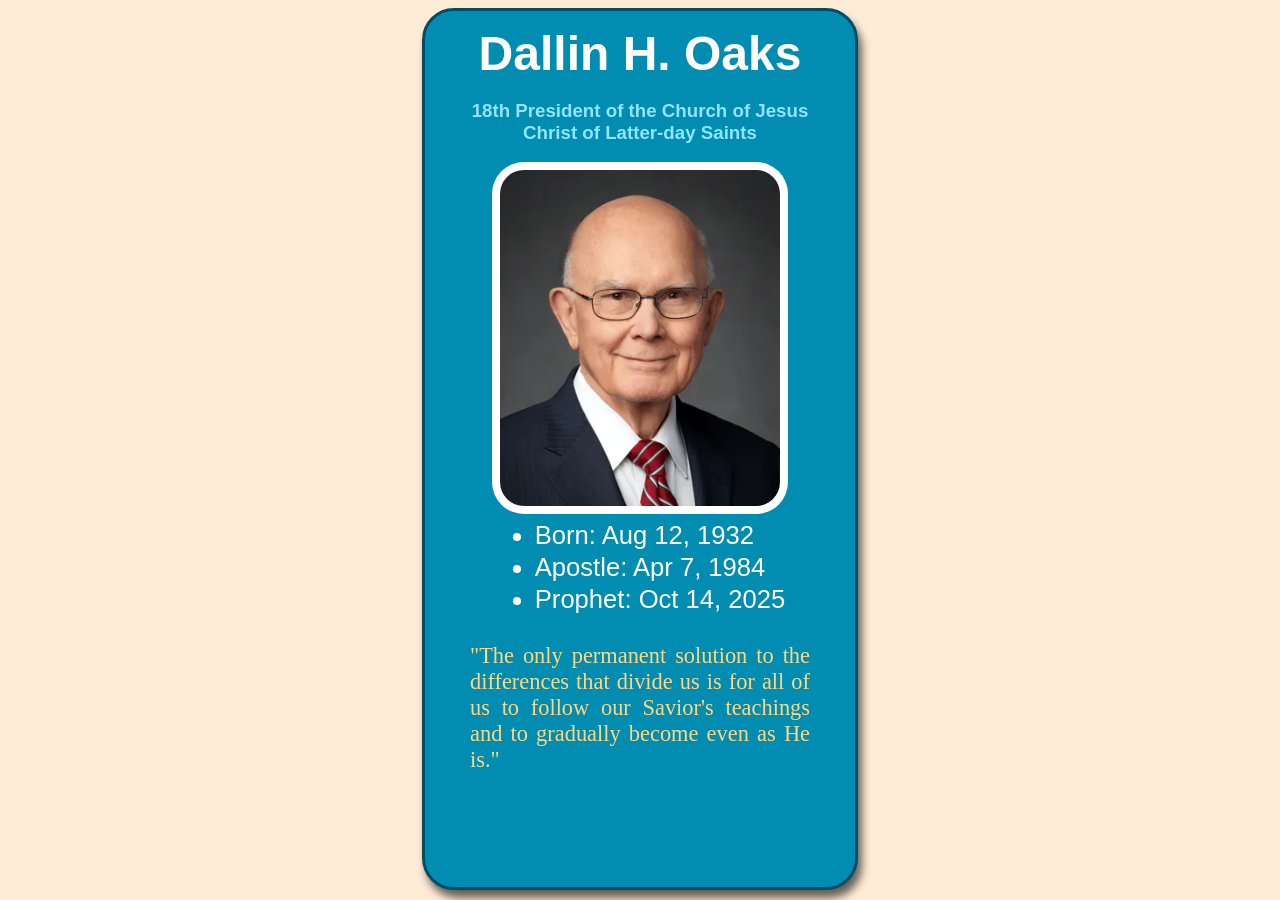
<file: ice/prophet_cards/oaks.html>
<!DOCTYPE html>
<html lang="en">
<head>
    <meta charset="UTF-8">
    <meta name="viewport" content="width=device-width, initial-scale=1.0">
    <title>Dallin H. Oaks</title>
    <style>
        /* Insert styles here, this is called an internal stylesheet  */
        body {
            background: #FFECD7;
            display:flex;
            justify-content: center;
            align-content: center;
            color:#fffffe;
            font-family:Helvetica, sans-serif;
            height:98vh;
        }
        .card {
            background-color:#008DB1;
            border:3px solid #004e63;
            border-radius:2rem;
            display:flex;
            flex-direction: column;
            align-items: center;
            padding:15px;
            min-width: 400px;
            max-width: 30%;
            box-shadow: 4px 8px 8px #00000099;
        }
        h1 {
            font-size:3rem;
            margin:0;
        }
        a,h3{
            text-align: center;
            color:#91e4fb;
            text-decoration: none;
        }
        img{
            padding:8px;
            border-radius: 2rem;
            background-color: white;
            max-width:70%;
        }
        ul {
            line-height:2rem;
            font-size:1.6rem;
            margin:5px;
        }
        p {
            font-family:'Brush Script MT';
            color:#ffd783;
            font-size:1.4rem;
            padding: 0px 30px;
            text-align: justify;
        }
    </style>
</head>
<body>
    <!-- Insert HTML elements here -->
     <div class="card">
        <h1>Dallin H. Oaks</h1>
        <a href="https://churchofjesuschrist.org"><h3>18th President of the Church of Jesus<br/>Christ of Latter-day Saints</h3></a>
        <img src="images/oaks.webp">
        <ul>
            <li>Born: Aug 12, 1932</li>
            <li>Apostle: Apr 7, 1984</li>
            <li>Prophet: Oct 14, 2025</li>
        </ul>
        <p>"The only permanent solution to the differences that divide us is for all of us to follow our Savior's teachings and to gradually become even as He is."</p>
     </div>
</body>
</html>
</file>
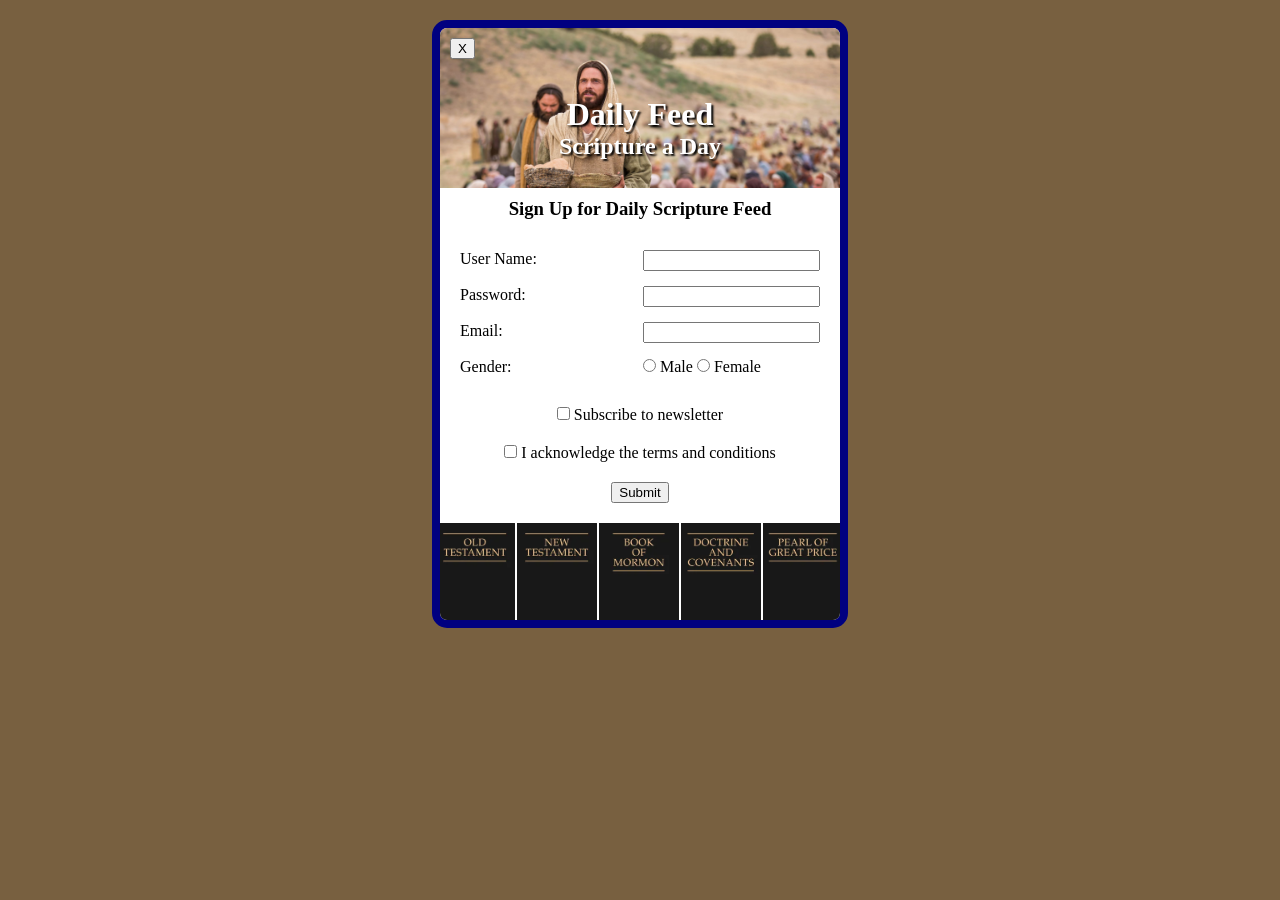
<file: ice/signup/signup.html>
<!DOCTYPE html>
<html lang="en">

<head>
    <meta charset="UTF-8">
    <meta name="viewport" content="width=device-width, initial-scale=1.0">
    <title>Daily Feed Sign Up</title>

    <style>
        * {
            margin: 0;
        }

        body {
            background: rgb(120, 96, 64);
        }
        form {
            margin: 20px auto;
            display:flex;
            flex-direction: column;
            max-width: 400px;
            border: 8px navy solid;
            border-radius: 15px;
            background-color: white;
            position:relative;
            overflow: hidden;
        }
        #closeBtn {
            max-width: fit-content;
            position: absolute;
            top:10px;left:10px;
            z-index: 2;
        }
        #questions {
            padding:20px;
            display:grid;
            grid-template-columns:1fr 1fr;
            gap:15px;
        }
        section {
            align-items:center;
            text-align:center;
            padding:10px;
        }
        h3 {
            text-align: center;
            margin: 10px 0;
        }
        .overlay-text{
            color:white;
            text-shadow: 2px 2px 2px black;
            text-align: center;
        }
        #jesus-img {
            width: 100%;
            display:block;
            aspect-ratio: 10/4;
            object-fit: cover;
            object-position: top;
        }
        .overlay-content {
            position: absolute;
            text-align: center;
            margin-top:40px;
            z-index: 2;
        }
        #img-container {
            position: relative;
            display: flex;
            justify-content: center;
            align-items: center;
        }
        #books {
            display:flex;
            justify-content:space-between;
            align-items: flex-end;
            margin-bottom:-20px;
            margin-left:-15px;
            gap:2px;
        }
        .book {
            max-width:80px;
        }
    </style>




</head>

<body>
    <div id="formContainer">
        <form id="myForm">
            <button type="button" id="closeBtn">X</button>
            <div id="img-container">
                <img id="jesus-img" src="images/jesus_feeds_5000.jpeg">
                <div class="overlay-content">
                    <h1 class="overlay-text">Daily Feed</h1>
                    <h2 class="overlay-text">Scripture a Day</h2>
                </div>  
            </div>

            <h3>Sign Up for Daily Scripture Feed</h3>
            <div id="questions">
                <label for="username">User Name:</label>
                <input type="text" id="username" name="username" required>

                <label for="password">Password:</label>
                <input type="password" id="password" name="password" required>

                <label for="email">Email:</label>
                <input type="email" id="email" name="email" required>

                <label>Gender:</label>
                <div>
                    <input type="radio" id="male" name="gender" value="male" required>
                    <label for="male">Male</label>
                    <input type="radio" id="female" name="gender" value="female" required>
                    <label for="female">Female</label>
                </div>
            </div>  

            <section>
                <input type="checkbox" id="newsletter" name="newsletter">
                <label for="newsletter">Subscribe to newsletter</label>
            </section>

            <section>
                <input type="checkbox" id="conditions" name="conditions" required>
                <label for="conditions">I acknowledge the terms and conditions</label>
            </section>

            <section>
                <button type="submit">Submit</button>
            </section>
            <section id="books">
                <img class="book" src="images/old_testament.webp">
                <img class="book" src="images/new_testament.webp">
                <img class="book" src="images/book_of_mormon.webp">
                <img class="book" src="images/doctrine_and_covenants.webp">
                <img class="book" src="images/pearl_of_great_price.webp">
            </section>
        </form>
    </div>

    <div id="output"></div>

    <script>
        // Here is some Javascript to start looking forward to wdd131
        document.getElementById("closeBtn").addEventListener("click", function () {
            document.getElementById("formContainer").style.display = "none";
         });
        const form = document.getElementById('myForm');
        const output = document.getElementById('output');

        form.addEventListener('submit', function (event) {
            event.preventDefault(); // Stop form from actually submitting

            const formData = new FormData(form);
            const entries = [];

            for (const [key, value] of formData.entries()) {
                if (key == "password") {
                    entries.push(`<strong>${key}</strong>: ${value} (you should probably encrypt the password)`);
                } else {
                    entries.push(`<strong>${key}</strong>: ${value}`);
                }
            }

            output.innerHTML = `
            <br>  
            <h3>Here is the data that would be sent to the server:</h3>
            <ul>
                ${entries.map(item => `<li>${item}</li>`).join('')}
            </ul>
            `;
                });
    </script>

</body>

</html>
</file>
<file: wwr/styles/style.css>
@import url('https://fonts.googleapis.com/css2?family=DynaPuff:wght@400..700&family=Sour+Gummy:ital,wght@0,100..900;1,100..900&display=swap');


:root {
    --color-primary:#6EA4BF;
    --color-primary-dark:#41337A;
    --color-primary-light:#C2EFEB;
    --color-background:#FFFAE1;
    --color-accent:#EEB4B3;
    --header-font:"DynaPuff",sans-serif;
    font-family:"Sour Gummy", Helvetica, sans-serif;
}

body {
    background-color: var(--color-background);
    color: var(--color-primary-dark);
    margin:0;
    padding:0;
}
#content {
    max-width: 1600px;
    margin: 0 auto;
}
#background {
    height: 725px;
    background-color: var(--color-accent);
    color: var(--color-);
}


header {
    background-color: var(--color-primary-dark);
    color: var(--color-primary-light);
    display:grid;
    grid-template-columns: 150px auto;
}
nav {
    display: flex;
    justify-content: space-around;
}
nav a {
    background-color: var(--color-primary-dark);
    color: var(--color-primary-light);
    text-decoration: none;
    padding: 35px;
}
nav a:hover {
    background-color: var(--color-primary);
    color: white;
}
footer a {
    background-color: var(--color-primary-dark);
    color: var(--color-primary-light);
    text-decoration: none;
}
footer a:hover {
    background-color: var(--color-primary);
    color: white;
}
.book, .join {
    background-color: var(--color-primary-dark);
    color: var(--color-primary-light);
    text-decoration: none;
    font-size:18px;
    padding: 15px 30px;
    margin-top: 20px;
    border-radius: 5px;
    display:inline-block;
}
a.join{margin-top:0px;}
.book:hover, .join:hover {
    background-color: var(--color-primary);
    color: white;
}
.msg {
    background-color: color-mix(in srgb, var(--color-accent), white 50%);
    color: var(--color-primary-dark);
    line-height: 1.5em;
    padding: 35px;
    box-shadow: 5px 5px 10px #6f7364;
}
.msg p {font-size:0.8em;padding-bottom: 15px;}
footer {
    background-color: var(--color-primary-dark);
    color: var(--color-primary-light);
    padding: 25px 50px;
    margin-top: 200px;
    display: flex;
    justify-content: space-around;
    align-items: center;
}
footer p {
    font-size: 1.2em;
}
footer p:hover {
    text-decoration:underline;
}
footer .social img{
    padding-top: 15px;
}
h2 {
    color:black;
    font-size:1.2em
}
.home-title {
    color:black;
    font-family: var(--header-font);
    font-size:2em;
    margin-top: 10px;
}
#logo-link {
    padding-top: 5px;
    justify-self: center;
    align-self: center;
}
.logo, .icon {
    width:80px;
} .icon {padding-top: 10px;}
#hero {
    display: grid;
    grid-template-columns: 1fr 3fr 1fr;
    margin-top: -100px;
}
#hero-box {
    grid-column: 1/4;
    grid-row: 1/3;
    z-index: -1;
}
#hero-msg {
    grid-column: 2/3;
    grid-row: 1/2;
    margin-top: 120px;
    padding:10px;
    border-radius:20px;
    background-color:#ffffff99;
}
#hero-img {
    width:100%;
}
.rivers-card, .camping-card, .rapids-card {
    margin: 200px 0;
}
.card-img {
    border: 10px solid var(--color-primary);
    transition: transform .5s;
    box-shadow: 5px 5px 10px #6f7364;
}
.card-img:hover {
    opacity: .6;
    transform: scale(1.1);
}
.card-img, .mountains {
    width: 100%;
}
.home-grid {
    display:grid;
    grid-template-columns: repeat(10,1fr);
}
.rivers-card {
    grid-column:2/4;
    grid-row:2/3;
}

.camping-card {
    grid-column:5/7;
    grid-row:2/3;
}

.rapids-card {
    grid-column:8/10;
    grid-row:2/3;
}

#background {
    grid-column:1/11;
    grid-row:4/9;
}

.mountains {
    grid-column:2/7;
    grid-row:5/8;
    box-shadow: 5px 5px 10px #6f7364;
}

.msg {
    grid-column:6/10;
    grid-row:6/7;
}

nav a {text-align: center;}
#hero-msg h1, #hero-msg h2 {text-align: center;font-family: var(--header-font);}
.button-box {text-align: center;}
main section {text-align: center;}
main section img {
    box-sizing: border-box;
}

@media screen and (max-width: 900px) {
    #hero, .home-grid {
        display: block;
        height: auto;
    }
    nav, footer {
        flex-direction: column;
    }
    nav a {
        display: block;
        padding: 15px;
    }
    #hero {
        margin-top: 0;
    }
    #hero-msg {
        margin-top: 0;
    }
    #hero-msg h4 {
        display: none;
    }
    #hero-msg h1 {
        color: #6f7364;
    }
    .home-title {
        font-size: 25px;
    }
    .rivers-card, .camping-card, .rapids-card { 
        margin: 50px auto;
        width: 60%;
    }
    #background {
        display: none;
    }
    .mountains, .msg {
        width: 80%;
        display: block;
        margin: 0 auto;
    }
    footer {
        margin-top: 25px;
    }
}
</file>
<file: ice/halloween/styles/styles.css>
body {
    background-color: #111;
    color:#eee;
    font-family:Arial, Helvetica, sans-serif;
    margin:0px;
    position:relative;
}

header {
    width:100%;
    color:white;
    background-color: #222;
    padding:15px 0px;
}
nav ul {
    display:flex;
    justify-content: space-evenly;
    margin:0px;
}

nav ul li {
    padding:20px 25px;
    list-style-type: none;
}
nav ul li:hover{
    background-color: #444;
    color:#ff954e;
}



main {
    display: flex;
    flex-direction: column;
    padding:0px 15%;
    gap:10px;
}
main h1{
    align-self:center;
    padding:40px 60px;
    border-radius: 20px;
    background-color:#ffffff99;
    color:#520864;
    backdrop-filter: blur(6px);
    -webkit-backdrop-filter: blur(6px);
    position: absolute;
    top: 50%;   
    left: 50%;
    transform: translate(-50%, -350%);
    margin: 0;
    z-index: 10;
    animation: h1FadeSlideIn 1.2s cubic-bezier(0.25, 1, 0.5, 1) forwards;
}
/* main img{
    
} */
main *{
    animation: fadeSlideIn 1.2s cubic-bezier(0.25, 1, 0.5, 1) forwards;
}

main section {
    padding:0px 5px;
    display: flex;
    flex-direction: column;
}
main section h2 {
    color:#ff954e;
    align-self: center;
}
main section h2:hover {
    color:#ff954e99;
}




footer {
    padding:20px;
    padding-top:40px;
    margin-top:100px;
    display:flex;
    justify-content:flex-end;
    background-color:#222;
    font-size:0.8em;
    font-style:italic;
    color:#bbb;
}

@keyframes fadeSlideIn {
  0% {
    opacity: 0;
    transform: translateY(30px); /* Starts 30px lower */
  }
  100% {
    opacity: 1;
    transform: translateY(0);    /* Slides up to its original position */
  }
}

@keyframes h1FadeSlideIn {
  0% {
    opacity: 0;
    /* Keeps horizontal centering (-50%) but starts lower than its final position (-320%) */
    transform: translate(-50%, -320%); 
  }
  100% {
    opacity: 1;
    /* Ends at your exact desired design coordinates */
    transform: translate(-50%, -350%); 
  }
}
</file>
<file: styles/styles.css>
body{
    background-color:#eed;
    color:#444;
    margin:0;
    font-family:'Space Grotesk';
}
.heading {
    font-family:'Economica';
}

header{
    display:flex;
    background-color:#fff;
    justify-content: space-around;
    border-bottom: 2px #aaaaaa55 solid;
}
nav{
    width:50%;
    display:flex;
    justify-content: flex-end;
    align-items: center;
    gap:10px;
}
nav a, footer div a {
    text-decoration: none;
    color:#444;
    font-size: 2rem;
    height:100%;
    align-content: center;
    padding:0 50px;
}
nav a:hover, footer div a:hover {
    color:#eed;
    background-color:#444;
}

main {
    padding:0px 15%;
}
#welcome{
    width: 100%;
    font-size: 4rem;
    text-align: center;
    background-color:#44444444;
    padding:120px 0px;
    margin-top:0;
    margin-bottom:100px;
}

#intro-d{
    justify-content: space-between;
}
#intro-p{
    width:70%;
    margin:0;
}
.space-between {
    display:flex;
    flex-direction: column;
    justify-content: space-between;
}
.card{
    padding:10px;
    border: 2px solid #444;
    background-color: #ffffee66;
}
.card-2{
    padding:40px;
    background-color: #44444422;
}
.card-3{
    padding:0 25px;
    border: 2px solid #666;
    /* border-radius: 25px; */
    background-color: #ffffee66;
    width:33%;
}
#intro-d img{
    width:20%;
    border: 2px solid #444;
}
.heading{
    text-align: center;
    font-size: 3rem;
    margin-top:100px;
}
#projects-d{
    gap:10%;
    margin-bottom:80px;
}
.table-3x2{
    border-spacing: 25px;
}
.form{
    padding:0 35%; 
}


.flex {
    display:flex;
}
.flex-col{
    flex-direction: column;
}
.gap-md{
    gap:10px;
}


label{
    font-size:1.4rem;
}
.input{
    background-color:#ffffee66;
    border: 2px solid #444;
    border-radius: 4px;
    font-size:1.2rem;
    padding:8px;
}
button{
    margin-top:20px;
    padding:12px 50px;
    font-size:1.25rem;
    align-self: center;
    background-color:#444;
    color:#eed;
    border:none;
    border:2px #444 solid;
}
button:hover{
    color:#444;
    background-color: #eed;
}

footer {
    background-color: #fff;
    border-top: 2px #aaaaaa55 solid;
    margin-top:200px;
    justify-content: space-around;
}
.logo{
    padding:10px;
    width:4%;
}
.exlogo{
    width:50%;
    padding:10px;
}
.logos{
    width:7%;
}
footer div{
    gap:10px;
}
.align-center{
    align-items:center;
}

.grid-cols-3{
    display:grid;
    grid-template-columns: repeat(3,1fr);
    gap:15px;
}
.italic {
    font-style: italic;
}
.o70 {
    opacity: 70%;
}
</file>
<file: ice/favorite_devo/styles/styles.css>
body {
  margin: 0;
  height: 100%;
  font-family: Arial, sans-serif;
  background: linear-gradient(to bottom, #383254, #231b37);
  background-repeat: no-repeat; /* Just in case */
  background-attachment: fixed;
  color: white;
}

.container {
  text-align: center;
}

.header {
  padding: 0px 0px 20px 0;
}

.header-image {
  background-image: url('../images/icenter.png'); /* Replace with your image */
  background-repeat: no-repeat;
  background-position: center;
  height: 150px;
  display: flex;
  flex-direction: column;
  justify-content: center;
}

.header-image h1 {
  margin: 0;
  line-height: 0.9;
  font-size: 3.5em;
  font-weight: bold;
  text-shadow: 2px 2px 4px rgba(0, 0, 0, 0.7);
  height:100%;
  background: #00000055;
  display:flex;
  align-items: center;
  justify-content: center;
}

.content-box {
  background-color: #00000050;
  margin: 30px auto;
  width: 90%;
  max-width: 900px;
  padding: 40px;
  box-shadow: 2px 2px 8px black;
  min-height: 400px;
  display:flex;
  flex-direction:column;
}

table {
  width:100%;
  border-collapse: collapse;
  /* border-spacing: 0 8px; */
  background-color:#ffffff22;
  border: solid 2px #ffffffaa;
  margin-bottom:20px;
}

th {
  font-size:1.5rem;
  padding: 0px 0px 10px 0px;
  margin: 0px 0px 10px 0px;
  border-bottom: solid 2px #ffffff88;
  padding:15px 0px;
}

td:not(.spacer) {
  border: solid 1px #ffffff44;
  padding:16px 4px;
}

form{
  display:flex;
  flex-direction: column;
  justify-content: center;
  align-items: center;
  gap:10px;
}

form label {
  width:225px;
  text-align: left;
  font-size:1.25rem;
}

input { 
  background-color:#ffffff22;
  border:none;
  border-radius: 4px;
  font-size:1.1rem;
  padding:3px;
  width: 225px;
  margin-bottom:10px;
}
input:hover {
  background-color: #ffffff11;
}

form button {
  background-color:#ffffff22;
  color:white;
  font-weight: bold;
  font-size:2rem;
  border:solid 2px #ffffff88;
  border-radius: 6px;
  padding:5px 25px;
}
form button:hover {
  background-color:#ffffff55;
}
</file>
<file: ice/positioning/positionstyles.css>
/* CSS - Name: "positionstyles.css" */
/* Activity 1 styles */
.content1 {
  /* This is the parent of the activity 1 boxes. */
  display: grid;
  grid-template-columns: 1fr 1fr;
  justify-items: center;
  gap:20px;
}
.red1 { 
  width: 100%; 
  height: 100px; 
  background-color: red; 
  grid-column: 1/3;
} 
.green1 {
  width: 200px; 
  height: 200px; 
  background-color: green; 

} 
.yellow1 {
  width: 200px; 
  height: 200px; 
  background-color: gold; 
} 
.blue1 {
  width: 100%; 
  height: 100px; 
  background-color: blue; 
  grid-column: 1/3;
} 
/* Activity 2 styles */ 
.content2 {
  /* This is the parent of the activity 2 boxes. */
  display:flex;
  flex-direction: row;
}
.content2 div:not(:first-child){
  margin-left:-50px;
}
.red2 {
  width: 100px; 
  height: 100px; 
  background-color: red; 
  margin-top:0px;
} 
.green2 { 
  width: 100px; 
  height: 100px; 
  background-color: green; 
  margin-top:50px;
} 
.yellow2 {
  width: 100px; 
  height: 100px; 
  background-color: gold; 
  margin-top:100px;
} 
.blue2 {
  width: 100px; 
  height: 100px; 
  background-color: blue; 
  margin-top:150px;
} 
/* Activity 3 styles */ 
.content3 {
  display:grid;
  grid-template-columns: 1fr 1fr;
}
.red3 {
  width: 100%; 
  height: 100px; 
  background-color: red; 
  grid-column: 1/4;
} 
.green3 {
  width: 90%; 
  height: 200px; 
  background-color: green;
} 
.yellow3 {
  width: 90%; 
  height: 200px; 
  background-color: gold; 
  justify-self:end;
} 
.blue3 {
  width: 100%;
  height: 100px; 
  background-color: blue; 
  grid-column: 1/4;
} 
/* Activity 4 styles */ 
.content4 {
  /* This is the parent of the activity 4 boxes. */
  display:grid;
  grid-template-columns: 1fr 1fr;
  height: 400px;
}
.red4 {
  width: 100%; 
  height: 100%; 
  background-color: red; 
  grid-row:1/4;
} 
.green4 {
  width: 100%; 
  height: 100%; 
  background-color: green; 
} 
.yellow4 {
  width: 100%; 
  height: 100%; 
  background-color: gold; 
} 
.blue4 {
  width: 100%; 
  height: 100%; 
  background-color: blue; 
} 
/* Activity 5 styles */ 
.content5 {
  /* This is the parent of the activity 5 boxes. */
  /* display:flex;
  flex-direction: column; */
  height: 400px;
}
.red5 { 
  width: 100%; 
  height: 100px; 
  background-color: red;
} 
.green5 { 
  width: 200px; 
  height: 200px; 
  background-color: green;
  float:left;
} 
.yellow5 {
  width: 100%; 
  height: 250px; 
  background-color: gold; 
} 
.blue5 {
  width: 100%; 
  height: 100px; 
  background-color: blue; 
  grid-column: 1/3;
} 
/* Activity 6 styles */ 
.content6 {
  /* This is the parent of the activity 6 boxes. */
  display: grid;
  width:600px;
  grid-template: repeat(6, 1fr)/repeat(6, 1fr)
}
.red6 {
  width: 400px; 
  height: 200px; 
  background-color: red; 
  grid-column: 1/5;
  grid-row: 1/3;
} 
.green6 {
  width: 200px; 
  height: 200px; 
  background-color: green; 
  z-index: 1;
  grid-column: 1/3;
  grid-row:5/7;
} 
.yellow6 {
  width: 200px; 
  height: 400px; 
  background-color: gold; 
  z-index: 1;
  grid-column: 5/7;
  grid-row:3/7;
} 
.blue6 {
  width: 400px; 
  height: 400px; 
  background-color: blue; 
  grid-column: 2/6;
  grid-row:2/6;
} 


/* Do not make any changes below here */
.activity {
  width: 70%; 
  margin: 20px auto; 
  font-family: Arial, sans-serif; 
  border: 1px solid black; 
  padding: 10px; 
  clear:both; 
  overflow: auto;
} 

.hint {
  border: 1px solid grey;
  background: #e0e0e0;
  padding: .5em;
  position: relative;
  margin: 1em 0;
}
.hint h3 {
  margin: 0;
}
.hint:hover {
  background: #d0d0d0;
}
.hint > div {
  display: none;
}

.hint input[type=checkbox] {
  position: absolute;
  width: 100%;
  height: 100%;
  opacity: 0;
  z-index: 1;
  cursor: pointer;
}

.hint input[type=checkbox]:checked ~ div {
  display: block;
}

.hint i {
  position: absolute;
  transform: translate(-6px, 0);
  margin-top: 16px;
  right: 10px;
  top: -3px;
}
.hint i:before, .hint i:after {
  content: "";
  position: absolute;
  background-color: black;
  width: 3px;
  height: 9px;
}
.hint i:before {
  transform: translate(2px, 0) rotate(45deg);
}
.hint i:after {
  transform: translate(-2px, 0) rotate(-45deg);
}

.hint input[type=checkbox]:checked ~ i:before {
  transform: translate(-2px, 0) rotate(45deg);
}
.hint input[type=checkbox]:checked ~ i:after {
  transform: translate(2px, 0) rotate(-45deg);
}
.hint a {
  position: relative;
  z-index: 1;
}
</file>
